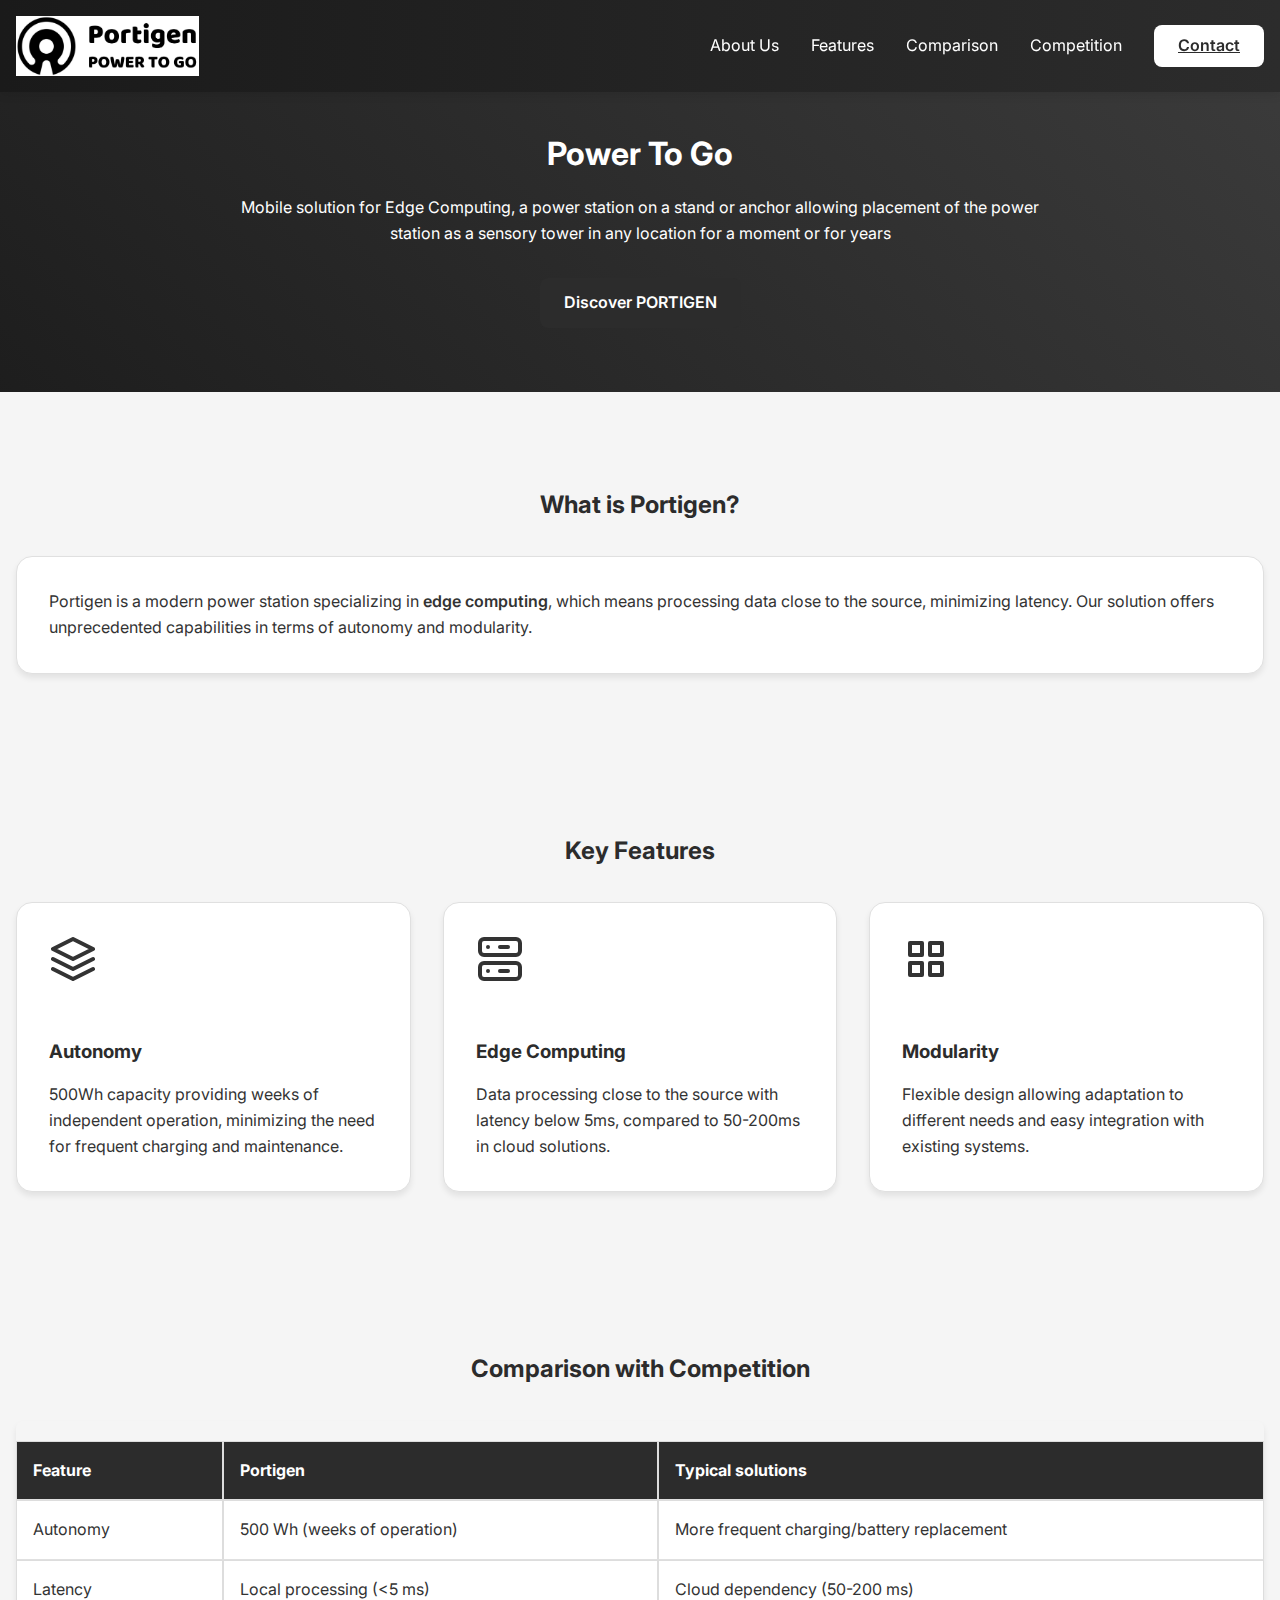
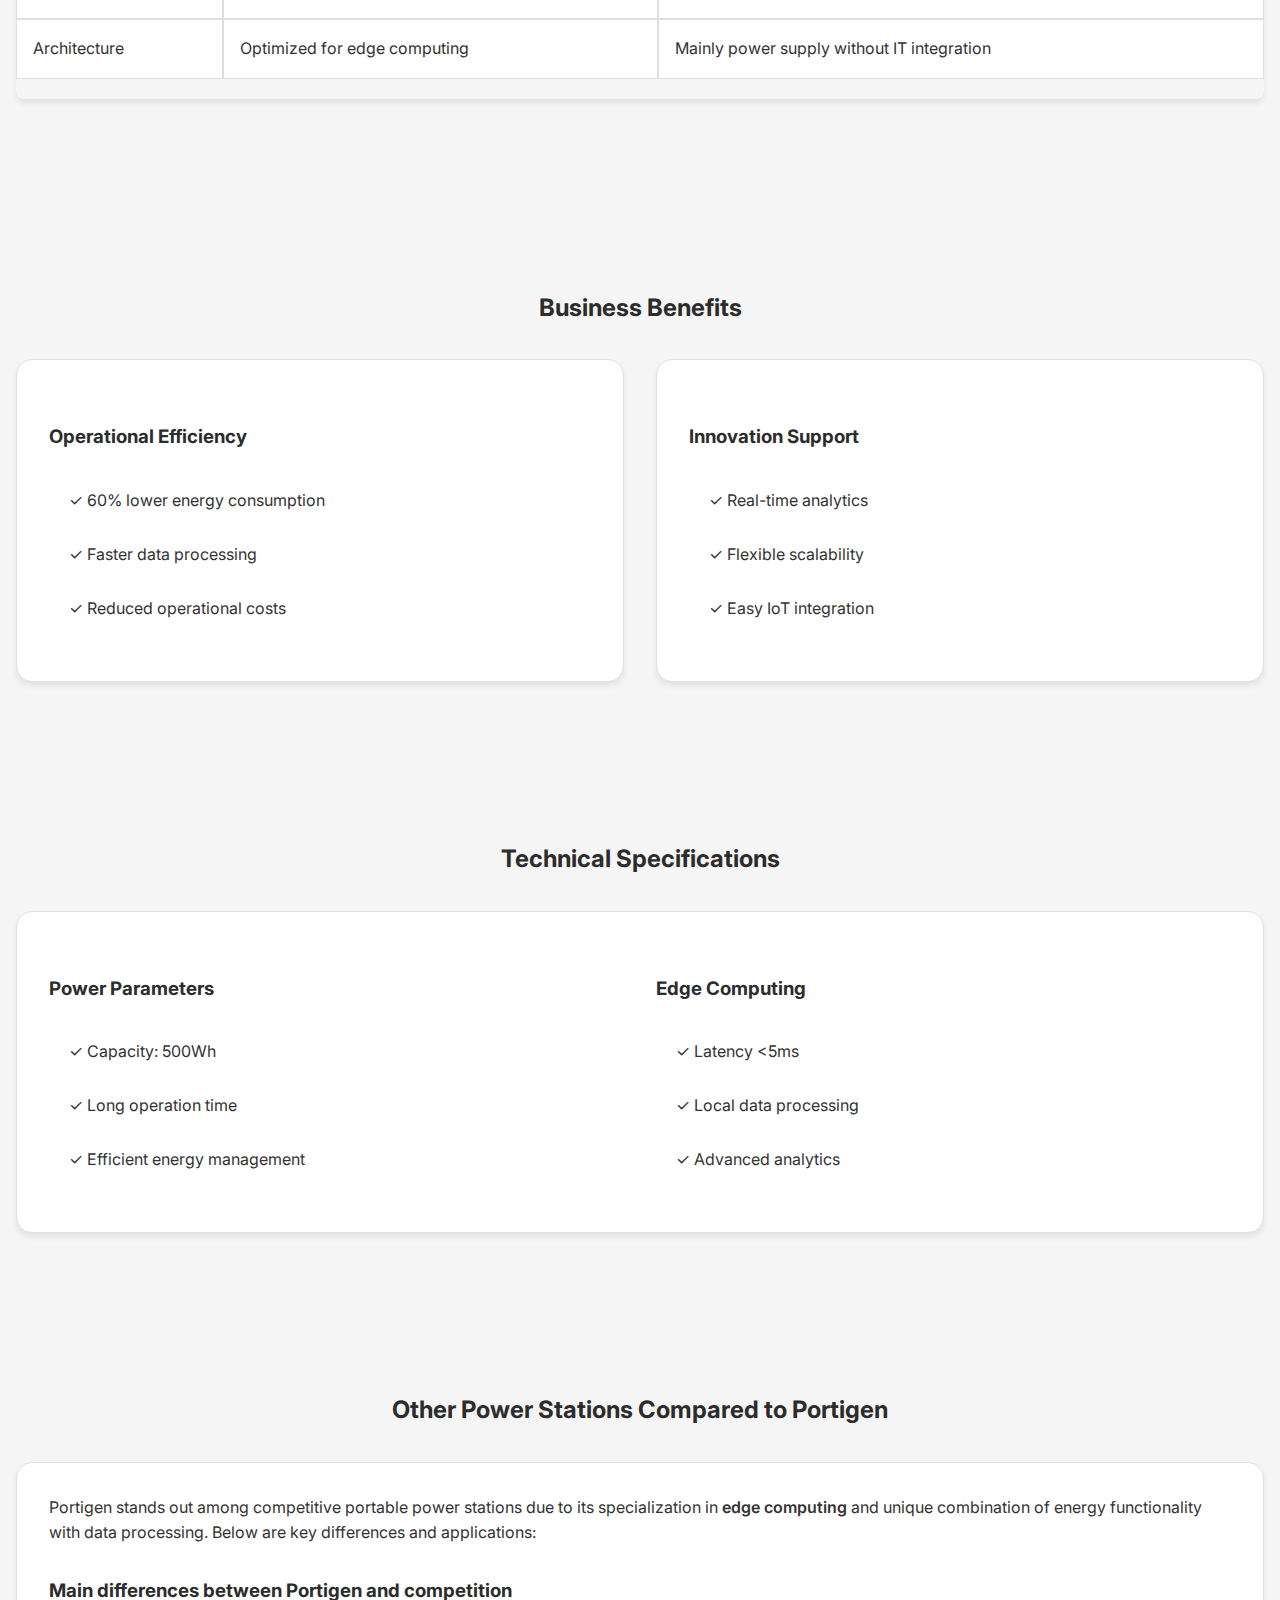
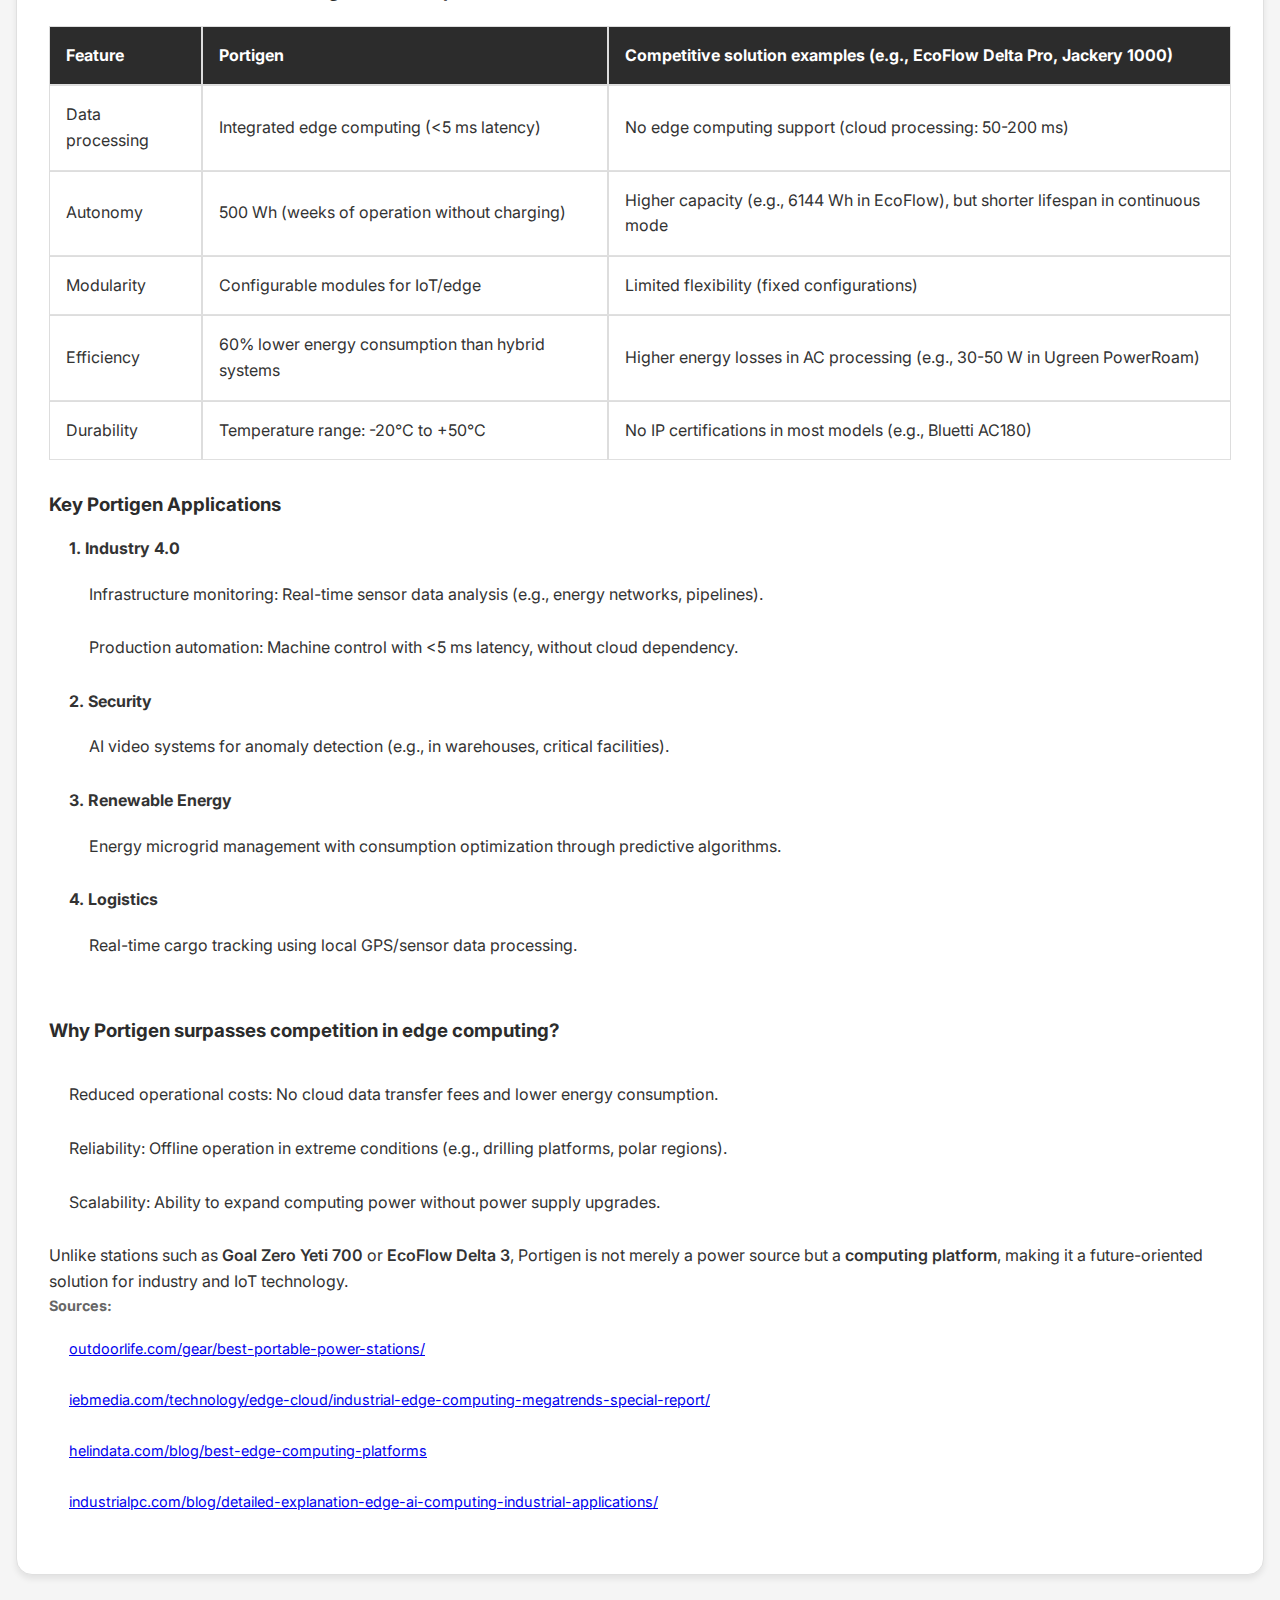
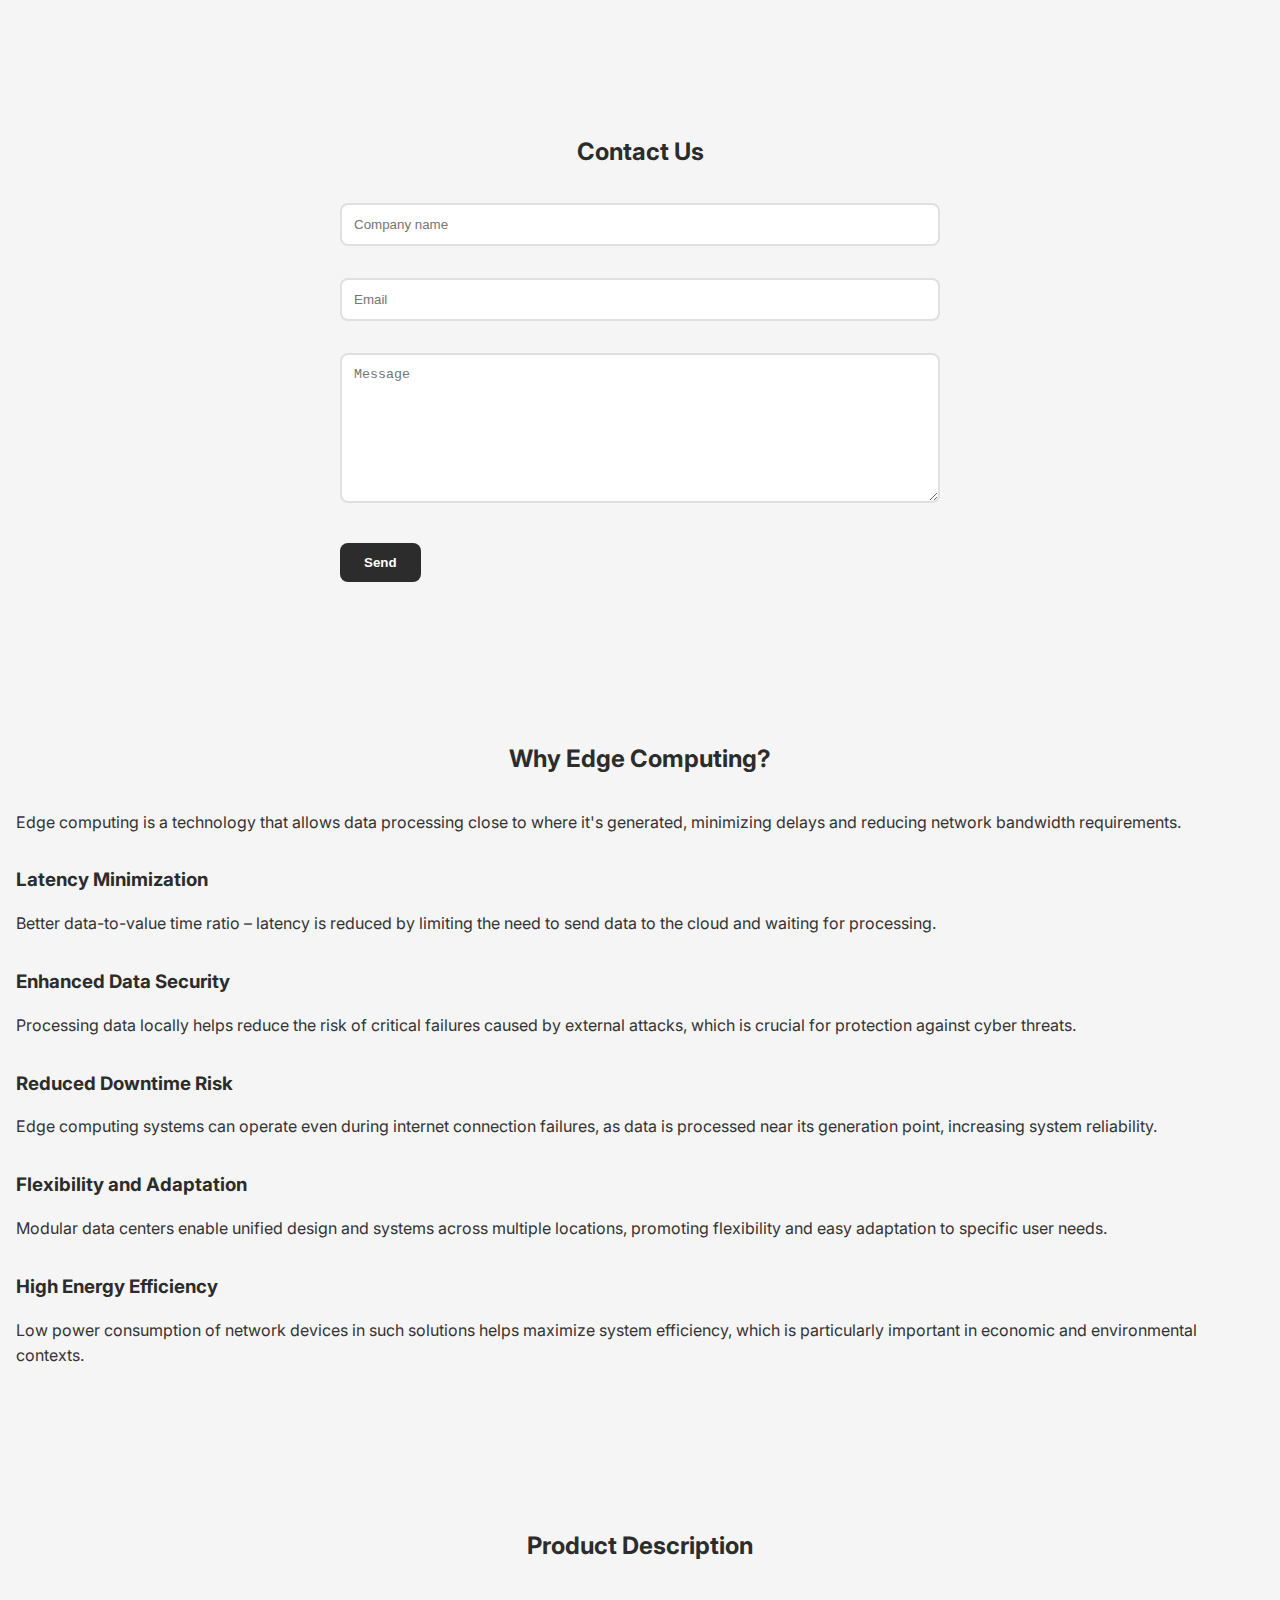
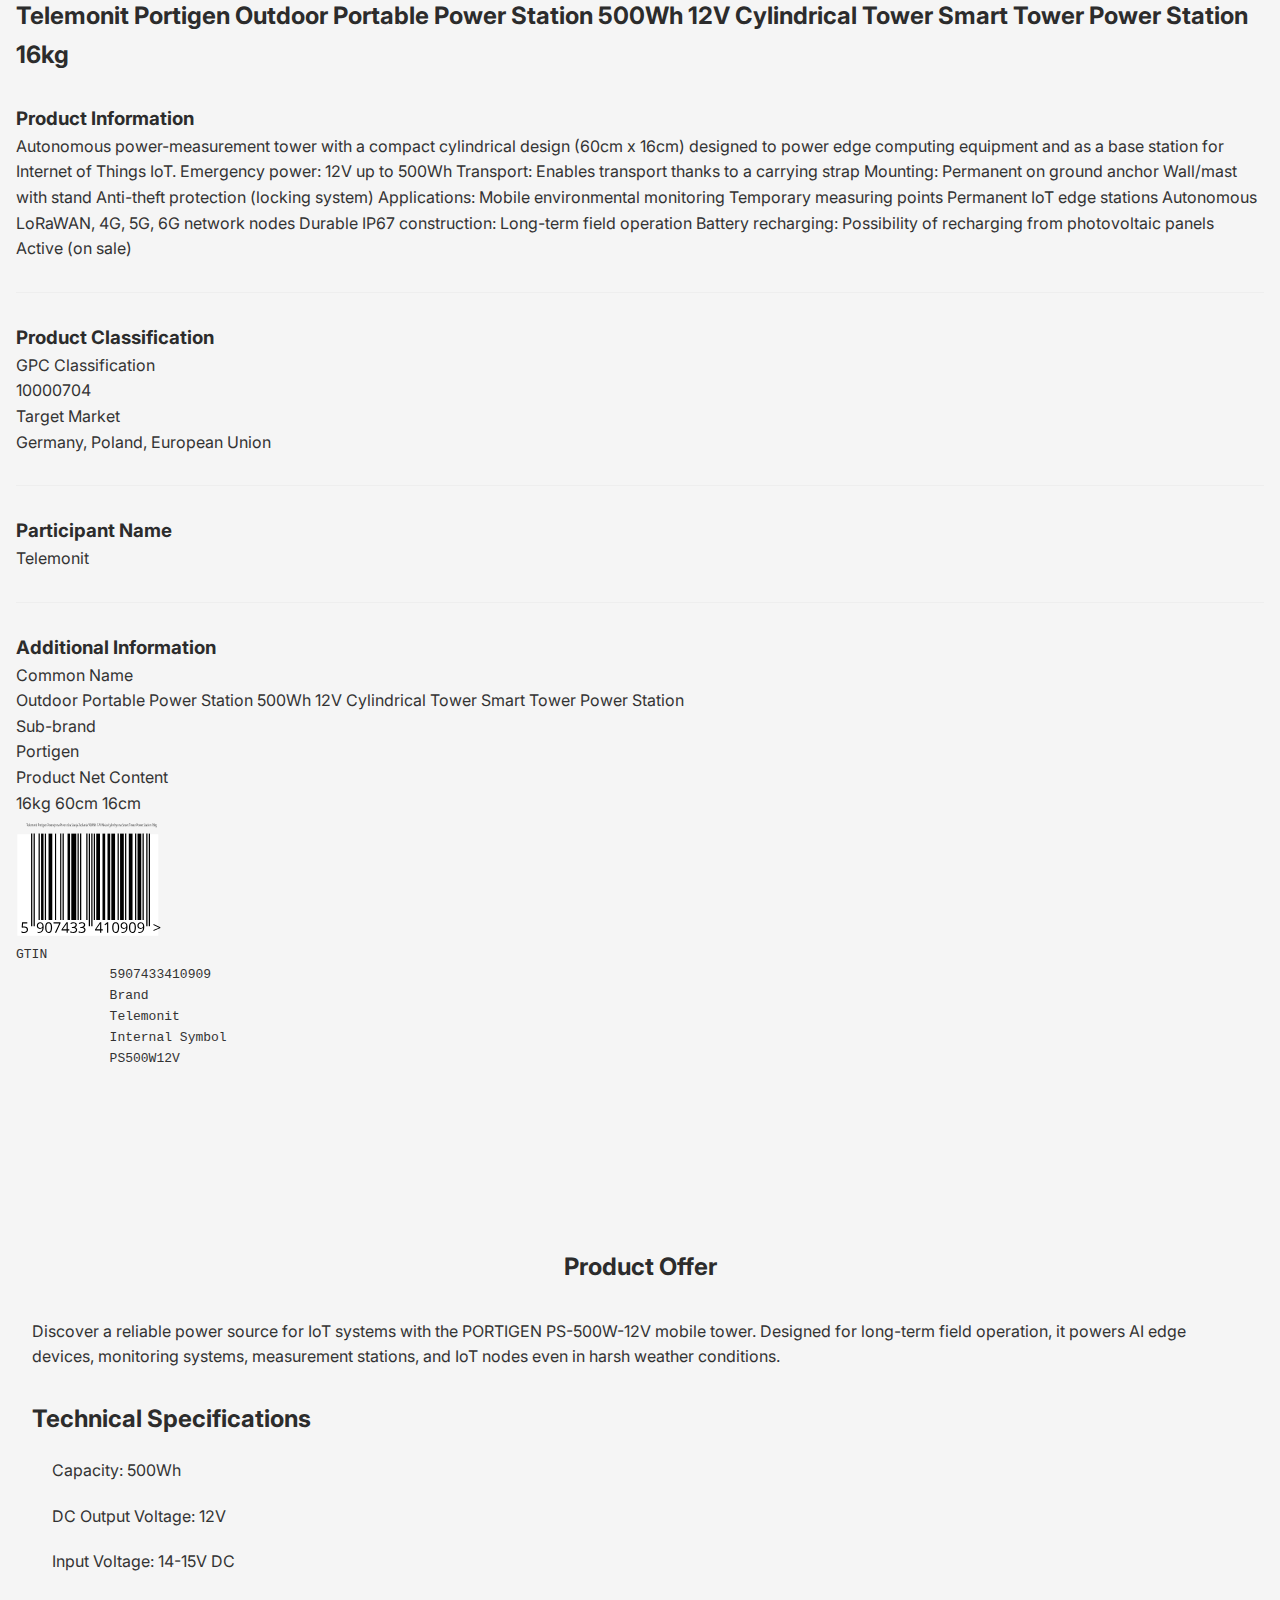
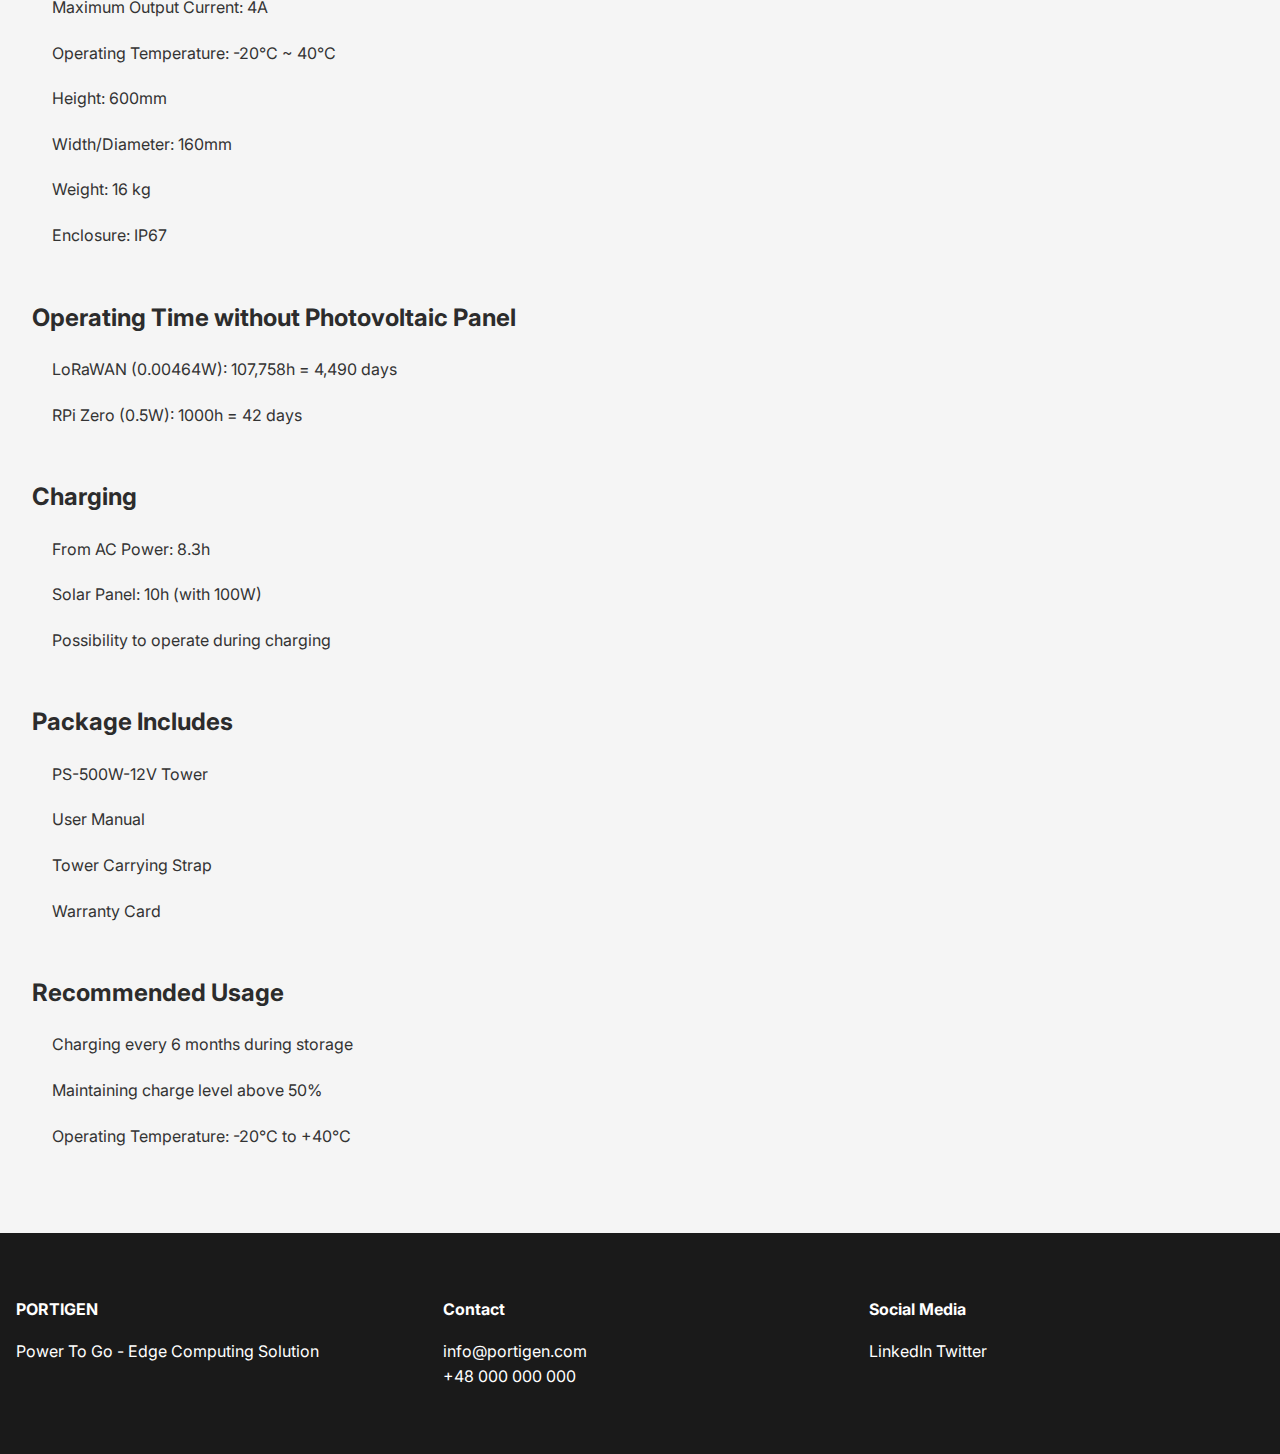
<file: index.html>
<!DOCTYPE html>
<html lang="en">
<head>
    <meta charset="UTF-8">
    <meta name="viewport" content="width=device-width, initial-scale=1.0">
    <title>PORTIGEN - Edge Computing Power Station</title>
    <link href="https://fonts.googleapis.com/css2?family=Inter:wght@400;500;600;700&display=swap" rel="stylesheet">
    <link rel="stylesheet" href="css/styles.css">
    <!-- Favicon -->
    <link rel="icon" type="image/png" href="favicon.png">
</head>
<body>
    <nav class="nav">
        <div class="container nav-container">
           <a href="#" class="nav-logo">
                <img src="portigen.png" alt="PORTIGEN Logo" height="60">
            </a>
            <div class="nav-menu">
                <a href="#about" class="nav-link">About Us</a>
                <a href="#features" class="nav-link">Features</a>
                <a href="#comparison" class="nav-link">Comparison</a>
                <a href="#competitors" class="nav-link">Competition</a>
                <a href="#contact" class="nav-cta">Contact</a>
            </div>
        </div>
    </nav>

    <section class="hero pattern">
        <div class="container">
            <div class="hero-content fade-in">
                <h1 class="mb-4">Power To Go</h1>
                <p class="mb-8 text-secondary">Mobile solution for Edge Computing, a power station on a stand or anchor allowing placement of the power station as a sensory tower in any location for a moment or for years</p>
                <a href="#about" class="btn btn-primary glow">Discover PORTIGEN</a>
            </div>
        </div>
    </section>

    <section id="about" class="py-16">
        <div class="container">
            <h2 class="text-center mb-8">What is <span class="text-accent">Portigen</span>?</h2>
            <div class="card fade-in">
                <p>Portigen is a modern power station specializing in <strong class="text-accent">edge computing</strong>, which means processing data close to the source, minimizing latency. Our solution offers unprecedented capabilities in terms of autonomy and modularity.</p>
            </div>
        </div>
    </section>

    <section id="features" class="py-16 bg-secondary">
        <div class="container">
            <h2 class="text-center mb-8">Key Features</h2>
            <div class="grid grid-cols-3">
                <div class="card fade-in">
                    <svg xmlns="http://www.w3.org/2000/svg" class="feature-icon" viewBox="0 0 24 24" fill="none" stroke="currentColor" stroke-width="2" stroke-linecap="round" stroke-linejoin="round">
                        <path d="M12 2L2 7l10 5 10-5-10-5z" />
                        <path d="M2 17l10 5 10-5" />
                        <path d="M2 12l10 5 10-5" />
                    </svg>
                    <h3 class="mb-4">Autonomy</h3>
                    <p>500Wh capacity providing weeks of independent operation, minimizing the need for frequent charging and maintenance.</p>
                </div>
                <div class="card fade-in">
                    <svg xmlns="http://www.w3.org/2000/svg" class="feature-icon" viewBox="0 0 24 24" fill="none" stroke="currentColor" stroke-width="2" stroke-linecap="round" stroke-linejoin="round">
                        <rect x="2" y="2" width="20" height="8" rx="2" ry="2" />
                        <rect x="2" y="14" width="20" height="8" rx="2" ry="2" />
                        <line x1="6" y1="6" x2="6" y2="6" />
                        <line x1="6" y1="18" x2="6" y2="18" />
                        <path d="M12 6h4" />
                        <path d="M12 18h4" />
                    </svg>
                    <h3 class="mb-4">Edge Computing</h3>
                    <p>Data processing close to the source with latency below 5ms, compared to 50-200ms in cloud solutions.</p>
                </div>
                <div class="card fade-in">
                    <svg xmlns="http://www.w3.org/2000/svg" class="feature-icon" viewBox="0 0 24 24" fill="none" stroke="currentColor" stroke-width="2" stroke-linecap="round" stroke-linejoin="round">
                        <rect x="4" y="4" width="6" height="6" />
                        <rect x="14" y="4" width="6" height="6" />
                        <rect x="4" y="14" width="6" height="6" />
                        <rect x="14" y="14" width="6" height="6" />
                    </svg>
                    <h3 class="mb-4">Modularity</h3>
                    <p>Flexible design allowing adaptation to different needs and easy integration with existing systems.</p>
                </div>
            </div>
        </div>
    </section>

    <section id="comparison" class="py-16">
        <div class="container">
            <h2 class="text-center mb-8">Comparison with Competition</h2>
            <div class="table-container fade-in">
                <table class="comparison-table">
                    <thead>
                        <tr>
                            <th>Feature</th>
                            <th>Portigen</th>
                            <th>Typical solutions</th>
                        </tr>
                    </thead>
                    <tbody>
                        <tr>
                            <td>Autonomy</td>
                            <td>500 Wh (weeks of operation)</td>
                            <td>More frequent charging/battery replacement</td>
                        </tr>
                        <tr>
                            <td>Latency</td>
                            <td>Local processing (<5 ms)</td>
                            <td>Cloud dependency (50-200 ms)</td>
                        </tr>
                        <tr>
                            <td>Architecture</td>
                            <td>Optimized for edge computing</td>
                            <td>Mainly power supply without IT integration</td>
                        </tr>
                    </tbody>
                </table>
            </div>
        </div>
    </section>

    <section id="business-benefits" class="py-16 bg-secondary">
        <div class="container">
            <h2 class="text-center mb-8">Business Benefits</h2>
            <div class="grid grid-cols-2">
                <div class="card fade-in">
                    <h3 class="mb-4">Operational Efficiency</h3>
                    <ul>
                        <li class="mb-2">✓ 60% lower energy consumption</li>
                        <li class="mb-2">✓ Faster data processing</li>
                        <li class="mb-2">✓ Reduced operational costs</li>
                    </ul>
                </div>
                <div class="card fade-in">
                    <h3 class="mb-4">Innovation Support</h3>
                    <ul>
                        <li class="mb-2">✓ Real-time analytics</li>
                        <li class="mb-2">✓ Flexible scalability</li>
                        <li class="mb-2">✓ Easy IoT integration</li>
                    </ul>
                </div>
            </div>
        </div>
    </section>

    <section id="technical-specs" class="py-16">
        <div class="container">
            <h2 class="text-center mb-8">Technical Specifications</h2>
            <div class="card fade-in">
                <div class="grid grid-cols-2">
                    <div>
                        <h3 class="mb-4">Power Parameters</h3>
                        <ul>
                            <li class="mb-2">✓ Capacity: 500Wh</li>
                            <li class="mb-2">✓ Long operation time</li>
                            <li class="mb-2">✓ Efficient energy management</li>
                        </ul>
                    </div>
                    <div>
                        <h3 class="mb-4">Edge Computing</h3>
                        <ul>
                            <li class="mb-2">✓ Latency <5ms</li>
                            <li class="mb-2">✓ Local data processing</li>
                            <li class="mb-2">✓ Advanced analytics</li>
                        </ul>
                    </div>
                </div>
            </div>
        </div>
    </section>

    <section id="competitors" class="py-16">
        <div class="container">
            <h2 class="text-center mb-8">Other Power Stations Compared to Portigen</h2>
            <div class="card fade-in">        
                <p>
                    Portigen stands out among competitive portable power stations due to its specialization in <strong>edge computing</strong> and unique combination of energy functionality with data processing. Below are key differences and applications:
                </p>
            
                <p></p>
            
                <h3 class="mb-4">Main differences between Portigen and competition</h3>
                <table class="comparison-table">
                    <thead>
                        <tr>
                            <th>Feature</th>
                            <th>Portigen</th>
                            <th>Competitive solution examples (e.g., EcoFlow Delta Pro, Jackery 1000)</th>
                        </tr>
                    </thead>
                    <tbody>
                        <tr>
                            <td>Data processing</td>
                            <td>Integrated edge computing (<5 ms latency)</td>
                            <td>No edge computing support (cloud processing: 50-200 ms)</td>
                        </tr>
                        <tr>
                            <td>Autonomy</td>
                            <td>500 Wh (weeks of operation without charging)</td>
                            <td>Higher capacity (e.g., 6144 Wh in EcoFlow), but shorter lifespan in continuous mode</td>
                        </tr>
                        <tr>
                            <td>Modularity</td>
                            <td>Configurable modules for IoT/edge</td>
                            <td>Limited flexibility (fixed configurations)</td>
                        </tr>
                        <tr>
                            <td>Efficiency</td>
                            <td>60% lower energy consumption than hybrid systems</td>
                            <td>Higher energy losses in AC processing (e.g., 30-50 W in Ugreen PowerRoam)</td>
                        </tr>
                        <tr>
                            <td>Durability</td>
                            <td>Temperature range: -20°C to +50°C</td>
                            <td>No IP certifications in most models (e.g., Bluetti AC180)</td>
                        </tr>
                    </tbody>
                </table>
            
                <p></p>
            
                <h3 class="mb-4">Key Portigen Applications</h3>
                <div class="feature-list">
                    <h4>1. Industry 4.0</h4>
                    <ul>
                        <li class="mb-2">Infrastructure monitoring: Real-time sensor data analysis (e.g., energy networks, pipelines).</li>
                        <li class="mb-2">Production automation: Machine control with <5 ms latency, without cloud dependency.</li>
                    </ul>
            
                    <h4>2. Security</h4>
                    <ul>
                        <li class="mb-2">AI video systems for anomaly detection (e.g., in warehouses, critical facilities).</li>
                    </ul>
            
                    <h4>3. Renewable Energy</h4>
                    <ul>
                        <li class="mb-2">Energy microgrid management with consumption optimization through predictive algorithms.</li>
                    </ul>
            
                    <h4>4. Logistics</h4>
                    <ul>
                        <li class="mb-2">Real-time cargo tracking using local GPS/sensor data processing.</li>
                    </ul>
                </div>
            
                <p></p>
            
                <h3 class="mb-4">Why Portigen surpasses competition in edge computing?</h3>
                <ul>
                    <li class="mb-2">Reduced operational costs: No cloud data transfer fees and lower energy consumption.</li>
                    <li class="mb-2">Reliability: Offline operation in extreme conditions (e.g., drilling platforms, polar regions).</li>
                    <li class="mb-2">Scalability: Ability to expand computing power without power supply upgrades.</li>
                </ul>
            
                <p>
                    Unlike stations such as <strong>Goal Zero Yeti 700</strong> or <strong>EcoFlow Delta 3</strong>, Portigen is not merely a power source but a <strong>computing platform</strong>, making it a future-oriented solution for industry and IoT technology.
                </p>
            
                <p></p>
            
                <div class="citations">
                    <h4>Sources:</h4>
                    <ol>
                        <li class="mb-2"><a href="https://www.outdoorlife.com/gear/best-portable-power-stations/">outdoorlife.com/gear/best-portable-power-stations/</a></li>
                        <li class="mb-2"><a href="https://iebmedia.com/technology/edge-cloud/industrial-edge-computing-megatrends-special-report/">iebmedia.com/technology/edge-cloud/industrial-edge-computing-megatrends-special-report/</a></li>
                        <li class="mb-2"><a href="https://www.helindata.com/blog/best-edge-computing-platforms">helindata.com/blog/best-edge-computing-platforms</a></li>
                        <li class="mb-2"><a href="https://industrialpc.com/blog/detailed-explanation-edge-ai-computing-industrial-applications/">industrialpc.com/blog/detailed-explanation-edge-ai-computing-industrial-applications/</a></li>
                    </ol>
                </div>
            </div>
        </div>
    </section>

    <section id="contact" class="py-16 bg-secondary">
        <div class="container">
            <h2 class="text-center mb-8">Contact Us</h2>
            <form class="contact-form fade-in">
                <div class="mb-4">
                    <input type="text" placeholder="Company name" class="form-input" required>
                </div>
                <div class="mb-4">
                    <input type="email" placeholder="Email" class="form-input" required>
                </div>
                <div class="mb-4">
                    <textarea placeholder="Message" class="form-textarea" required></textarea>
                </div>
                <button type="submit" class="btn btn-primary w-full">Send</button>
            </form>
        </div>
    </section>

    <section id="computing" class="py-16 bg-secondary">
        <div class="container">
            <h2 class="text-center mb-8">Why Edge Computing?</h2>
        
            <p>Edge computing is a technology that allows data processing close to where it's generated, minimizing delays and reducing network bandwidth requirements.</p>
        
            <h3 class="mb-4">Latency Minimization</h3>
            <p>Better data-to-value time ratio – latency is reduced by limiting the need to send data to the cloud and waiting for processing.</p>
        
            <h3 class="mb-4">Enhanced Data Security</h3>
            <p>Processing data locally helps reduce the risk of critical failures caused by external attacks, which is crucial for protection against cyber threats.</p>
        
            <h3 class="mb-4">Reduced Downtime Risk</h3>
            <p>Edge computing systems can operate even during internet connection failures, as data is processed near its generation point, increasing system reliability.</p>
        
            <h3 class="mb-4">Flexibility and Adaptation</h3>
            <p>Modular data centers enable unified design and systems across multiple locations, promoting flexibility and easy adaptation to specific user needs.</p>
        
            <h3 class="mb-4">High Energy Efficiency</h3>
            <p>Low power consumption of network devices in such solutions helps maximize system efficiency, which is particularly important in economic and environmental contexts.</p>
        </div>
    </section>

    <section id="product-description" class="py-16 bg-secondary">
        <div class="container">
            <h2 class="text-center mb-8">Product Description</h2>

            <div id="product-panel-right">
                <div id="productName">
                    <h2>Telemonit Portigen Outdoor Portable Power Station 500Wh 12V Cylindrical Tower Smart Tower Power Station 16kg</h2>
                </div>
                <h3>Product Information</h3>
                <div class="product-detail">
                    <div class="row-fluid text--wrap">
                        Autonomous power-measurement tower with a compact cylindrical design (60cm x 16cm) designed to power edge computing equipment and as a base station for Internet of Things IoT.
        
                        Emergency power: 12V up to 500Wh
                        Transport: Enables transport thanks to a carrying strap
                        Mounting:
                        Permanent on ground anchor
                        Wall/mast with stand
                        Anti-theft protection (locking system)
                        
                        Applications:
                        Mobile environmental monitoring
                        Temporary measuring points
                        Permanent IoT edge stations
                        Autonomous LoRaWAN, 4G, 5G, 6G network nodes
                        
                        Durable IP67 construction: Long-term field operation
                        Battery recharging: Possibility of recharging from photovoltaic panels
                    </div>
                </div>
                <div class="product-detail text--bold">
                    <div class="text--green">
                        <span class="glyphicon glyphicon-ok"></span>
                        Active (on sale)
                    </div>
                </div>
                <hr>
                <h3>Product Classification</h3>
                <div class="row">
                    <div class="product-detail col-md-4">
                        <label for="productGpcClassification">
                            GPC Classification
                        </label>
                        <div class="row-fluid text--blue text--bold" id="productGpcClassification">
                            10000704
                        </div>
                    </div>
                    <div class="product-detail col-md-4">
                        <label for="productTargetMarket">
                            Target Market
                        </label>
                        <div class="row-fluid text--blue text--bold text--wrap" id="productTargetMarket">
                            Germany, Poland, European Union
                        </div>
                    </div>
                </div>
                <hr>
                <h3>Participant Name</h3>
                <div class="product-detail">
                    <div class="row-fluid text--wrap">
                        Telemonit
                    </div>
                </div>
                <hr>
                <h3>Additional Information</h3>
                <div class="row">
                    <div class="product-detail col-md-12">
                        <label for="productFunctionalName">
                            Common Name
                        </label>
                        <div class="row-fluid text--blue text--bold text--wrap" id="productFunctionalName">
                            Outdoor Portable Power Station 500Wh 12V Cylindrical Tower Smart Tower Power Station
                        </div>
                    </div>
                    <div class="product-detail col-md-4">
                        <label for="productSubBrand">
                            Sub-brand
                        </label>
                        <div class="row-fluid text--blue text--bold text--wrap" id="productSubBrand">
                            Portigen
                        </div>
                    </div>
                    <div class="product-detail col-md-4">
                        <label for="productCapacity">
                            Product Net Content
                        </label>
                        <div class="row-fluid text--blue text--bold text--wrap" id="productCapacity">
                            <span class="pr-6">16kg</span>
                            <span class="pr-6">60cm</span>
                            <span>16cm</span>
                        </div>
                    </div>
                </div>
            </div>

            



            <svg xmlns="http://www.w3.org/2000/svg" xmlns:xlink="http://www.w3.org/1999/xlink" width="113.39pt" height="90.71pt" viewBox="0 0 113.39 90.71" version="1.1">
                <defs>
                <g>
                <symbol overflow="visible" id="glyph0-0">
                <path style="stroke:none;" d="M 0.28125 -2.140625 L 1.515625 -2.140625 L 1.515625 0 L 0.28125 0 Z M 0.421875 -0.125 L 1.375 -0.125 L 1.375 -2.015625 L 0.421875 -2.015625 Z M 0.421875 -0.125 "/>
                </symbol>
                <symbol overflow="visible" id="glyph0-1">
                <path style="stroke:none;" d="M 0.59375 0 L 0.453125 0 L 0.453125 -2 L 0.015625 -2 L 0.015625 -2.140625 L 1.015625 -2.140625 L 1.015625 -2 L 0.59375 -2 Z M 0.59375 0 "/>
                </symbol>
                <symbol overflow="visible" id="glyph0-2">
                <path style="stroke:none;" d="M 0.65625 0.03125 C 0.488281 0.03125 0.359375 -0.0390625 0.265625 -0.1875 C 0.179688 -0.332031 0.140625 -0.53125 0.140625 -0.78125 C 0.140625 -1.050781 0.175781 -1.257812 0.25 -1.40625 C 0.332031 -1.550781 0.453125 -1.625 0.609375 -1.625 C 0.742188 -1.625 0.847656 -1.5625 0.921875 -1.4375 C 0.992188 -1.3125 1.03125 -1.140625 1.03125 -0.921875 L 1.03125 -0.796875 L 0.28125 -0.796875 C 0.28125 -0.566406 0.3125 -0.394531 0.375 -0.28125 C 0.4375 -0.164062 0.535156 -0.109375 0.671875 -0.109375 C 0.765625 -0.109375 0.867188 -0.140625 0.984375 -0.203125 L 0.984375 -0.0625 C 0.878906 0 0.769531 0.03125 0.65625 0.03125 Z M 0.59375 -1.5 C 0.40625 -1.5 0.300781 -1.304688 0.28125 -0.921875 L 0.890625 -0.921875 C 0.890625 -1.097656 0.863281 -1.238281 0.8125 -1.34375 C 0.757812 -1.445312 0.6875 -1.5 0.59375 -1.5 Z M 0.59375 -1.5 "/>
                </symbol>
                <symbol overflow="visible" id="glyph0-3">
                <path style="stroke:none;" d="M 0.359375 0 L 0.21875 0 L 0.21875 -2.28125 L 0.359375 -2.28125 Z M 0.359375 0 "/>
                </symbol>
                <symbol overflow="visible" id="glyph0-4">
                <path style="stroke:none;" d="M 1.5625 0 L 1.5625 -1.078125 C 1.5625 -1.347656 1.484375 -1.484375 1.328125 -1.484375 C 1.222656 -1.484375 1.144531 -1.4375 1.09375 -1.34375 C 1.050781 -1.25 1.03125 -1.113281 1.03125 -0.9375 L 1.03125 0 L 0.890625 0 L 0.890625 -1.078125 C 0.890625 -1.210938 0.867188 -1.3125 0.828125 -1.375 C 0.796875 -1.445312 0.738281 -1.484375 0.65625 -1.484375 C 0.550781 -1.484375 0.472656 -1.4375 0.421875 -1.34375 C 0.378906 -1.25 0.359375 -1.09375 0.359375 -0.875 L 0.359375 0 L 0.21875 0 L 0.21875 -1.59375 L 0.328125 -1.59375 L 0.34375 -1.375 L 0.359375 -1.375 C 0.421875 -1.539062 0.523438 -1.625 0.671875 -1.625 C 0.765625 -1.625 0.835938 -1.597656 0.890625 -1.546875 C 0.941406 -1.503906 0.976562 -1.4375 1 -1.34375 C 1.03125 -1.4375 1.070312 -1.503906 1.125 -1.546875 C 1.1875 -1.597656 1.265625 -1.625 1.359375 -1.625 C 1.472656 -1.625 1.554688 -1.578125 1.609375 -1.484375 C 1.671875 -1.390625 1.703125 -1.238281 1.703125 -1.03125 L 1.703125 0 Z M 1.5625 0 "/>
                </symbol>
                <symbol overflow="visible" id="glyph0-5">
                <path style="stroke:none;" d="M 1.109375 -0.796875 C 1.109375 -0.523438 1.066406 -0.316406 0.984375 -0.171875 C 0.898438 -0.0351562 0.78125 0.03125 0.625 0.03125 C 0.46875 0.03125 0.347656 -0.0351562 0.265625 -0.171875 C 0.179688 -0.316406 0.140625 -0.523438 0.140625 -0.796875 C 0.140625 -1.347656 0.300781 -1.625 0.625 -1.625 C 0.78125 -1.625 0.898438 -1.550781 0.984375 -1.40625 C 1.066406 -1.257812 1.109375 -1.054688 1.109375 -0.796875 Z M 0.28125 -0.796875 C 0.28125 -0.566406 0.304688 -0.394531 0.359375 -0.28125 C 0.421875 -0.164062 0.507812 -0.109375 0.625 -0.109375 C 0.851562 -0.109375 0.96875 -0.335938 0.96875 -0.796875 C 0.96875 -1.253906 0.851562 -1.484375 0.625 -1.484375 C 0.5 -1.484375 0.410156 -1.425781 0.359375 -1.3125 C 0.304688 -1.195312 0.28125 -1.023438 0.28125 -0.796875 Z M 0.28125 -0.796875 "/>
                </symbol>
                <symbol overflow="visible" id="glyph0-6">
                <path style="stroke:none;" d="M 0.9375 0 L 0.9375 -1.09375 C 0.9375 -1.351562 0.859375 -1.484375 0.703125 -1.484375 C 0.578125 -1.484375 0.488281 -1.4375 0.4375 -1.34375 C 0.382812 -1.25 0.359375 -1.09375 0.359375 -0.875 L 0.359375 0 L 0.21875 0 L 0.21875 -1.59375 L 0.328125 -1.59375 L 0.34375 -1.375 L 0.359375 -1.375 C 0.390625 -1.445312 0.4375 -1.503906 0.5 -1.546875 C 0.5625 -1.597656 0.628906 -1.625 0.703125 -1.625 C 0.828125 -1.625 0.914062 -1.582031 0.96875 -1.5 C 1.03125 -1.414062 1.0625 -1.28125 1.0625 -1.09375 L 1.0625 0 Z M 0.9375 0 "/>
                </symbol>
                <symbol overflow="visible" id="glyph0-7">
                <path style="stroke:none;" d="M 0.359375 0 L 0.21875 0 L 0.21875 -1.59375 L 0.359375 -1.59375 Z M 0.1875 -2.03125 C 0.1875 -2.070312 0.195312 -2.101562 0.21875 -2.125 C 0.238281 -2.15625 0.257812 -2.171875 0.28125 -2.171875 C 0.3125 -2.171875 0.332031 -2.15625 0.34375 -2.125 C 0.363281 -2.101562 0.375 -2.070312 0.375 -2.03125 C 0.375 -1.988281 0.363281 -1.953125 0.34375 -1.921875 C 0.332031 -1.898438 0.3125 -1.890625 0.28125 -1.890625 C 0.257812 -1.890625 0.238281 -1.898438 0.21875 -1.921875 C 0.195312 -1.953125 0.1875 -1.988281 0.1875 -2.03125 Z M 0.1875 -2.03125 "/>
                </symbol>
                <symbol overflow="visible" id="glyph0-8">
                <path style="stroke:none;" d="M 0.5 -0.09375 C 0.539062 -0.09375 0.582031 -0.101562 0.625 -0.125 L 0.625 0 C 0.570312 0.0195312 0.515625 0.03125 0.453125 0.03125 C 0.285156 0.03125 0.203125 -0.09375 0.203125 -0.34375 L 0.203125 -1.46875 L 0.0625 -1.46875 L 0.0625 -1.546875 L 0.203125 -1.59375 L 0.25 -1.96875 L 0.34375 -1.96875 L 0.34375 -1.59375 L 0.59375 -1.59375 L 0.59375 -1.46875 L 0.34375 -1.46875 L 0.34375 -0.375 C 0.34375 -0.269531 0.351562 -0.195312 0.375 -0.15625 C 0.40625 -0.113281 0.445312 -0.09375 0.5 -0.09375 Z M 0.5 -0.09375 "/>
                </symbol>
                <symbol overflow="visible" id="glyph0-9">
                <path style="stroke:none;" d=""/>
                </symbol>
                <symbol overflow="visible" id="glyph0-10">
                <path style="stroke:none;" d="M 1.125 -1.53125 C 1.125 -1.3125 1.070312 -1.148438 0.96875 -1.046875 C 0.875 -0.941406 0.726562 -0.890625 0.53125 -0.890625 L 0.375 -0.890625 L 0.375 0 L 0.234375 0 L 0.234375 -2.140625 L 0.53125 -2.140625 C 0.738281 -2.140625 0.890625 -2.085938 0.984375 -1.984375 C 1.078125 -1.890625 1.125 -1.738281 1.125 -1.53125 Z M 0.375 -1.015625 L 0.515625 -1.015625 C 0.691406 -1.015625 0.8125 -1.050781 0.875 -1.125 C 0.945312 -1.207031 0.984375 -1.34375 0.984375 -1.53125 C 0.984375 -1.695312 0.945312 -1.816406 0.875 -1.890625 C 0.800781 -1.972656 0.6875 -2.015625 0.53125 -2.015625 L 0.375 -2.015625 Z M 0.375 -1.015625 "/>
                </symbol>
                <symbol overflow="visible" id="glyph0-11">
                <path style="stroke:none;" d="M 0.65625 -1.625 C 0.707031 -1.625 0.753906 -1.613281 0.796875 -1.59375 L 0.765625 -1.453125 C 0.722656 -1.472656 0.6875 -1.484375 0.65625 -1.484375 C 0.59375 -1.484375 0.539062 -1.453125 0.5 -1.390625 C 0.457031 -1.335938 0.421875 -1.257812 0.390625 -1.15625 C 0.367188 -1.0625 0.359375 -0.957031 0.359375 -0.84375 L 0.359375 0 L 0.21875 0 L 0.21875 -1.59375 L 0.328125 -1.59375 L 0.34375 -1.3125 L 0.359375 -1.3125 C 0.429688 -1.519531 0.53125 -1.625 0.65625 -1.625 Z M 0.65625 -1.625 "/>
                </symbol>
                <symbol overflow="visible" id="glyph0-12">
                <path style="stroke:none;" d="M 1.046875 -1.59375 L 1.046875 -1.484375 L 0.828125 -1.46875 C 0.859375 -1.425781 0.878906 -1.367188 0.890625 -1.296875 C 0.910156 -1.234375 0.921875 -1.160156 0.921875 -1.078125 C 0.921875 -0.929688 0.882812 -0.804688 0.8125 -0.703125 C 0.75 -0.609375 0.660156 -0.5625 0.546875 -0.5625 L 0.484375 -0.5625 C 0.429688 -0.53125 0.390625 -0.5 0.359375 -0.46875 C 0.335938 -0.4375 0.328125 -0.398438 0.328125 -0.359375 C 0.328125 -0.304688 0.34375 -0.269531 0.375 -0.25 C 0.414062 -0.226562 0.46875 -0.21875 0.53125 -0.21875 L 0.625 -0.21875 C 0.769531 -0.21875 0.878906 -0.179688 0.953125 -0.109375 C 1.035156 -0.0351562 1.078125 0.0703125 1.078125 0.21875 C 1.078125 0.375 1.019531 0.492188 0.90625 0.578125 C 0.800781 0.671875 0.664062 0.71875 0.5 0.71875 C 0.351562 0.71875 0.238281 0.679688 0.15625 0.609375 C 0.0820312 0.535156 0.046875 0.429688 0.046875 0.296875 C 0.046875 0.191406 0.0703125 0.101562 0.125 0.03125 C 0.175781 -0.03125 0.253906 -0.0820312 0.359375 -0.125 C 0.316406 -0.144531 0.28125 -0.171875 0.25 -0.203125 C 0.21875 -0.242188 0.203125 -0.296875 0.203125 -0.359375 C 0.203125 -0.398438 0.21875 -0.4375 0.25 -0.46875 C 0.28125 -0.507812 0.328125 -0.550781 0.390625 -0.59375 C 0.304688 -0.632812 0.242188 -0.695312 0.203125 -0.78125 C 0.160156 -0.863281 0.140625 -0.960938 0.140625 -1.078125 C 0.140625 -1.242188 0.175781 -1.375 0.25 -1.46875 C 0.320312 -1.570312 0.421875 -1.625 0.546875 -1.625 C 0.609375 -1.625 0.660156 -1.613281 0.703125 -1.59375 Z M 0.1875 0.28125 C 0.1875 0.382812 0.210938 0.460938 0.265625 0.515625 C 0.316406 0.578125 0.394531 0.609375 0.5 0.609375 C 0.632812 0.609375 0.738281 0.570312 0.8125 0.5 C 0.894531 0.4375 0.9375 0.34375 0.9375 0.21875 C 0.9375 0.125 0.910156 0.0507812 0.859375 0 C 0.804688 -0.0507812 0.726562 -0.078125 0.625 -0.078125 L 0.515625 -0.078125 C 0.421875 -0.078125 0.34375 -0.046875 0.28125 0.015625 C 0.21875 0.0859375 0.1875 0.175781 0.1875 0.28125 Z M 0.28125 -1.078125 C 0.28125 -0.941406 0.300781 -0.835938 0.34375 -0.765625 C 0.394531 -0.703125 0.457031 -0.671875 0.53125 -0.671875 C 0.707031 -0.671875 0.796875 -0.804688 0.796875 -1.078125 C 0.796875 -1.210938 0.769531 -1.316406 0.71875 -1.390625 C 0.675781 -1.460938 0.613281 -1.5 0.53125 -1.5 C 0.445312 -1.5 0.382812 -1.460938 0.34375 -1.390625 C 0.300781 -1.316406 0.28125 -1.210938 0.28125 -1.078125 Z M 0.28125 -1.078125 "/>
                </symbol>
                <symbol overflow="visible" id="glyph0-13">
                <path style="stroke:none;" d="M 0.875 0 L 0.078125 0 L 0.078125 -0.125 L 0.703125 -2 L 0.09375 -2 L 0.09375 -2.140625 L 0.859375 -2.140625 L 0.859375 -2.015625 L 0.234375 -0.140625 L 0.875 -0.140625 Z M 0.875 0 "/>
                </symbol>
                <symbol overflow="visible" id="glyph0-14">
                <path style="stroke:none;" d="M 1.09375 0 L 0.875 -1.078125 C 0.875 -1.085938 0.875 -1.09375 0.875 -1.09375 C 0.875 -1.101562 0.859375 -1.203125 0.828125 -1.390625 L 0.796875 -1.265625 L 0.765625 -1.078125 L 0.546875 0 L 0.375 0 L 0.03125 -1.59375 L 0.171875 -1.59375 L 0.453125 -0.1875 L 0.46875 -0.1875 C 0.488281 -0.320312 0.515625 -0.484375 0.546875 -0.671875 L 0.75 -1.59375 L 0.890625 -1.59375 L 1.09375 -0.65625 C 1.113281 -0.59375 1.140625 -0.4375 1.171875 -0.1875 L 1.1875 -0.1875 C 1.1875 -0.21875 1.195312 -0.296875 1.21875 -0.421875 C 1.25 -0.554688 1.335938 -0.945312 1.484375 -1.59375 L 1.625 -1.59375 L 1.265625 0 Z M 1.09375 0 "/>
                </symbol>
                <symbol overflow="visible" id="glyph0-15">
                <path style="stroke:none;" d="M 0.65625 0.03125 C 0.488281 0.03125 0.359375 -0.0390625 0.265625 -0.1875 C 0.179688 -0.332031 0.140625 -0.53125 0.140625 -0.78125 C 0.140625 -1.050781 0.175781 -1.257812 0.25 -1.40625 C 0.332031 -1.550781 0.453125 -1.625 0.609375 -1.625 C 0.742188 -1.625 0.847656 -1.5625 0.921875 -1.4375 C 0.992188 -1.3125 1.03125 -1.140625 1.03125 -0.921875 L 1.03125 -0.796875 L 0.28125 -0.796875 C 0.28125 -0.566406 0.3125 -0.394531 0.375 -0.28125 C 0.4375 -0.164062 0.535156 -0.109375 0.671875 -0.109375 C 0.765625 -0.109375 0.867188 -0.140625 0.984375 -0.203125 L 0.984375 -0.0625 C 0.878906 0 0.769531 0.03125 0.65625 0.03125 Z M 0.59375 -1.5 C 0.40625 -1.5 0.300781 -1.304688 0.28125 -0.921875 L 0.890625 -0.921875 C 0.890625 -1.097656 0.863281 -1.238281 0.8125 -1.34375 C 0.757812 -1.445312 0.6875 -1.5 0.59375 -1.5 Z M 1.234375 0.375 C 1.234375 0.488281 1.28125 0.546875 1.375 0.546875 C 1.40625 0.546875 1.429688 0.539062 1.453125 0.53125 L 1.453125 0.640625 C 1.421875 0.648438 1.382812 0.65625 1.34375 0.65625 C 1.175781 0.65625 1.09375 0.566406 1.09375 0.390625 C 1.09375 0.316406 1.113281 0.242188 1.15625 0.171875 C 1.195312 0.0976562 1.25 0.0390625 1.3125 0 L 1.421875 0 C 1.347656 0.0703125 1.296875 0.132812 1.265625 0.1875 C 1.242188 0.25 1.234375 0.3125 1.234375 0.375 Z M 1.234375 0.375 "/>
                </symbol>
                <symbol overflow="visible" id="glyph0-16">
                <path style="stroke:none;" d="M 0.71875 0 L 0.09375 0 L 0.09375 -0.109375 L 0.5625 -1.46875 L 0.125 -1.46875 L 0.125 -1.59375 L 0.703125 -1.59375 L 0.703125 -1.484375 L 0.234375 -0.125 L 0.71875 -0.125 Z M 0.71875 0 "/>
                </symbol>
                <symbol overflow="visible" id="glyph0-17">
                <path style="stroke:none;" d="M 0.828125 0 L 0.8125 -0.21875 L 0.796875 -0.21875 C 0.722656 -0.0507812 0.609375 0.03125 0.453125 0.03125 C 0.347656 0.03125 0.265625 -0.0078125 0.203125 -0.09375 C 0.140625 -0.175781 0.109375 -0.285156 0.109375 -0.421875 C 0.109375 -0.578125 0.15625 -0.695312 0.25 -0.78125 C 0.34375 -0.875 0.472656 -0.925781 0.640625 -0.9375 L 0.796875 -0.9375 L 0.796875 -1.078125 C 0.796875 -1.222656 0.773438 -1.328125 0.734375 -1.390625 C 0.703125 -1.460938 0.644531 -1.5 0.5625 -1.5 C 0.46875 -1.5 0.375 -1.46875 0.28125 -1.40625 L 0.21875 -1.515625 C 0.332031 -1.585938 0.453125 -1.625 0.578125 -1.625 C 0.703125 -1.625 0.789062 -1.582031 0.84375 -1.5 C 0.90625 -1.414062 0.9375 -1.273438 0.9375 -1.078125 L 0.9375 0 Z M 0.484375 -0.09375 C 0.585938 -0.09375 0.664062 -0.140625 0.71875 -0.234375 C 0.769531 -0.335938 0.796875 -0.476562 0.796875 -0.65625 L 0.796875 -0.8125 L 0.640625 -0.8125 C 0.515625 -0.800781 0.421875 -0.765625 0.359375 -0.703125 C 0.296875 -0.640625 0.265625 -0.546875 0.265625 -0.421875 C 0.265625 -0.304688 0.285156 -0.222656 0.328125 -0.171875 C 0.367188 -0.117188 0.421875 -0.09375 0.484375 -0.09375 Z M 0.484375 -0.09375 "/>
                </symbol>
                <symbol overflow="visible" id="glyph0-18">
                <path style="stroke:none;" d="M 0.84375 -0.40625 C 0.84375 -0.269531 0.804688 -0.160156 0.734375 -0.078125 C 0.660156 -0.00390625 0.554688 0.03125 0.421875 0.03125 C 0.347656 0.03125 0.285156 0.0195312 0.234375 0 C 0.179688 -0.0195312 0.140625 -0.0390625 0.109375 -0.0625 L 0.109375 -0.21875 C 0.140625 -0.1875 0.1875 -0.160156 0.25 -0.140625 C 0.3125 -0.117188 0.375 -0.109375 0.4375 -0.109375 C 0.519531 -0.109375 0.582031 -0.132812 0.625 -0.1875 C 0.675781 -0.238281 0.703125 -0.3125 0.703125 -0.40625 C 0.703125 -0.46875 0.679688 -0.523438 0.640625 -0.578125 C 0.609375 -0.628906 0.546875 -0.679688 0.453125 -0.734375 C 0.347656 -0.804688 0.273438 -0.863281 0.234375 -0.90625 C 0.191406 -0.945312 0.160156 -0.992188 0.140625 -1.046875 C 0.117188 -1.097656 0.109375 -1.15625 0.109375 -1.21875 C 0.109375 -1.332031 0.144531 -1.425781 0.21875 -1.5 C 0.300781 -1.582031 0.398438 -1.625 0.515625 -1.625 C 0.640625 -1.625 0.75 -1.59375 0.84375 -1.53125 L 0.765625 -1.40625 C 0.679688 -1.457031 0.597656 -1.484375 0.515625 -1.484375 C 0.429688 -1.484375 0.363281 -1.457031 0.3125 -1.40625 C 0.269531 -1.363281 0.25 -1.300781 0.25 -1.21875 C 0.25 -1.15625 0.265625 -1.097656 0.296875 -1.046875 C 0.328125 -1.003906 0.394531 -0.945312 0.5 -0.875 C 0.601562 -0.800781 0.675781 -0.742188 0.71875 -0.703125 C 0.757812 -0.660156 0.789062 -0.613281 0.8125 -0.5625 C 0.832031 -0.519531 0.84375 -0.46875 0.84375 -0.40625 Z M 0.640625 -1.8125 L 0.640625 -1.84375 C 0.765625 -2.007812 0.859375 -2.160156 0.921875 -2.296875 L 1.09375 -2.296875 L 1.09375 -2.28125 C 1.0625 -2.207031 1.003906 -2.125 0.921875 -2.03125 C 0.847656 -1.945312 0.773438 -1.875 0.703125 -1.8125 Z M 0.640625 -1.8125 "/>
                </symbol>
                <symbol overflow="visible" id="glyph0-19">
                <path style="stroke:none;" d="M 1.0625 -0.5625 C 1.0625 -0.382812 1.007812 -0.238281 0.90625 -0.125 C 0.8125 -0.0195312 0.6875 0.03125 0.53125 0.03125 C 0.363281 0.03125 0.226562 0.00390625 0.125 -0.046875 L 0.125 -0.203125 C 0.175781 -0.171875 0.238281 -0.144531 0.3125 -0.125 C 0.382812 -0.113281 0.457031 -0.109375 0.53125 -0.109375 C 0.644531 -0.109375 0.734375 -0.148438 0.796875 -0.234375 C 0.867188 -0.316406 0.90625 -0.421875 0.90625 -0.546875 C 0.90625 -0.671875 0.878906 -0.765625 0.828125 -0.828125 C 0.785156 -0.898438 0.691406 -0.96875 0.546875 -1.03125 C 0.441406 -1.09375 0.359375 -1.148438 0.296875 -1.203125 C 0.242188 -1.253906 0.203125 -1.3125 0.171875 -1.375 C 0.148438 -1.445312 0.140625 -1.53125 0.140625 -1.625 C 0.140625 -1.738281 0.160156 -1.832031 0.203125 -1.90625 C 0.242188 -1.988281 0.300781 -2.050781 0.375 -2.09375 C 0.457031 -2.144531 0.546875 -2.171875 0.640625 -2.171875 C 0.722656 -2.171875 0.796875 -2.160156 0.859375 -2.140625 C 0.929688 -2.117188 0.988281 -2.097656 1.03125 -2.078125 L 0.96875 -1.953125 C 0.863281 -2.003906 0.753906 -2.03125 0.640625 -2.03125 C 0.535156 -2.03125 0.445312 -1.992188 0.375 -1.921875 C 0.3125 -1.847656 0.28125 -1.753906 0.28125 -1.640625 C 0.28125 -1.515625 0.300781 -1.421875 0.34375 -1.359375 C 0.394531 -1.296875 0.492188 -1.226562 0.640625 -1.15625 C 0.785156 -1.082031 0.890625 -1 0.953125 -0.90625 C 1.023438 -0.8125 1.0625 -0.695312 1.0625 -0.5625 Z M 1.0625 -0.5625 "/>
                </symbol>
                <symbol overflow="visible" id="glyph0-20">
                <path style="stroke:none;" d="M 0.625 0.03125 C 0.457031 0.03125 0.332031 -0.0351562 0.25 -0.171875 C 0.175781 -0.316406 0.140625 -0.519531 0.140625 -0.78125 C 0.140625 -1.050781 0.179688 -1.257812 0.265625 -1.40625 C 0.347656 -1.550781 0.46875 -1.625 0.625 -1.625 C 0.71875 -1.625 0.800781 -1.601562 0.875 -1.5625 L 0.8125 -1.4375 C 0.75 -1.46875 0.691406 -1.484375 0.640625 -1.484375 C 0.398438 -1.484375 0.28125 -1.253906 0.28125 -0.796875 C 0.28125 -0.328125 0.398438 -0.09375 0.640625 -0.09375 C 0.703125 -0.09375 0.773438 -0.109375 0.859375 -0.140625 L 0.859375 -0.03125 C 0.828125 -0.0078125 0.785156 0.00390625 0.734375 0.015625 C 0.691406 0.0234375 0.65625 0.03125 0.625 0.03125 Z M 0.625 0.03125 "/>
                </symbol>
                <symbol overflow="visible" id="glyph0-21">
                <path style="stroke:none;" d="M 0.09375 0.71875 C 0.0507812 0.71875 0.0195312 0.710938 0 0.703125 L 0 0.5625 C 0.03125 0.582031 0.0625 0.59375 0.09375 0.59375 C 0.132812 0.59375 0.164062 0.566406 0.1875 0.515625 C 0.207031 0.472656 0.21875 0.40625 0.21875 0.3125 L 0.21875 -1.59375 L 0.359375 -1.59375 L 0.359375 0.296875 C 0.359375 0.441406 0.332031 0.546875 0.28125 0.609375 C 0.238281 0.679688 0.175781 0.71875 0.09375 0.71875 Z M 0.1875 -2.03125 C 0.1875 -2.070312 0.195312 -2.101562 0.21875 -2.125 C 0.238281 -2.15625 0.257812 -2.171875 0.28125 -2.171875 C 0.3125 -2.171875 0.332031 -2.15625 0.34375 -2.125 C 0.363281 -2.101562 0.375 -2.070312 0.375 -2.03125 C 0.375 -1.988281 0.363281 -1.953125 0.34375 -1.921875 C 0.332031 -1.898438 0.3125 -1.890625 0.28125 -1.890625 C 0.257812 -1.890625 0.238281 -1.898438 0.21875 -1.921875 C 0.195312 -1.953125 0.1875 -1.988281 0.1875 -2.03125 Z M 0.1875 -2.03125 "/>
                </symbol>
                <symbol overflow="visible" id="glyph0-22">
                <path style="stroke:none;" d="M 0.84375 -0.40625 C 0.84375 -0.269531 0.804688 -0.160156 0.734375 -0.078125 C 0.660156 -0.00390625 0.554688 0.03125 0.421875 0.03125 C 0.347656 0.03125 0.285156 0.0195312 0.234375 0 C 0.179688 -0.0195312 0.140625 -0.0390625 0.109375 -0.0625 L 0.109375 -0.21875 C 0.140625 -0.1875 0.1875 -0.160156 0.25 -0.140625 C 0.3125 -0.117188 0.375 -0.109375 0.4375 -0.109375 C 0.519531 -0.109375 0.582031 -0.132812 0.625 -0.1875 C 0.675781 -0.238281 0.703125 -0.3125 0.703125 -0.40625 C 0.703125 -0.46875 0.679688 -0.523438 0.640625 -0.578125 C 0.609375 -0.628906 0.546875 -0.679688 0.453125 -0.734375 C 0.347656 -0.804688 0.273438 -0.863281 0.234375 -0.90625 C 0.191406 -0.945312 0.160156 -0.992188 0.140625 -1.046875 C 0.117188 -1.097656 0.109375 -1.15625 0.109375 -1.21875 C 0.109375 -1.332031 0.144531 -1.425781 0.21875 -1.5 C 0.300781 -1.582031 0.398438 -1.625 0.515625 -1.625 C 0.640625 -1.625 0.75 -1.59375 0.84375 -1.53125 L 0.765625 -1.40625 C 0.679688 -1.457031 0.597656 -1.484375 0.515625 -1.484375 C 0.429688 -1.484375 0.363281 -1.457031 0.3125 -1.40625 C 0.269531 -1.363281 0.25 -1.300781 0.25 -1.21875 C 0.25 -1.15625 0.265625 -1.097656 0.296875 -1.046875 C 0.328125 -1.003906 0.394531 -0.945312 0.5 -0.875 C 0.601562 -0.800781 0.675781 -0.742188 0.71875 -0.703125 C 0.757812 -0.660156 0.789062 -0.613281 0.8125 -0.5625 C 0.832031 -0.519531 0.84375 -0.46875 0.84375 -0.40625 Z M 0.84375 -0.40625 "/>
                </symbol>
                <symbol overflow="visible" id="glyph0-23">
                <path style="stroke:none;" d="M 0.53125 -1.15625 C 0.4375 -1.15625 0.335938 -1.140625 0.234375 -1.109375 L 0.15625 -1.203125 L 0.21875 -2.140625 L 0.953125 -2.140625 L 0.953125 -2 L 0.34375 -2 L 0.28125 -1.25 C 0.375 -1.269531 0.460938 -1.28125 0.546875 -1.28125 C 0.703125 -1.28125 0.828125 -1.226562 0.921875 -1.125 C 1.015625 -1.019531 1.0625 -0.875 1.0625 -0.6875 C 1.0625 -0.46875 1.007812 -0.289062 0.90625 -0.15625 C 0.800781 -0.03125 0.664062 0.03125 0.5 0.03125 C 0.34375 0.03125 0.222656 0.00390625 0.140625 -0.046875 L 0.140625 -0.21875 C 0.253906 -0.132812 0.375 -0.09375 0.5 -0.09375 C 0.625 -0.09375 0.722656 -0.144531 0.796875 -0.25 C 0.878906 -0.363281 0.921875 -0.503906 0.921875 -0.671875 C 0.921875 -0.835938 0.882812 -0.957031 0.8125 -1.03125 C 0.75 -1.113281 0.65625 -1.15625 0.53125 -1.15625 Z M 0.53125 -1.15625 "/>
                </symbol>
                <symbol overflow="visible" id="glyph0-24">
                <path style="stroke:none;" d="M 1.0625 -1.078125 C 1.0625 -0.710938 1.019531 -0.4375 0.9375 -0.25 C 0.863281 -0.0625 0.75 0.03125 0.59375 0.03125 C 0.425781 0.03125 0.304688 -0.0507812 0.234375 -0.21875 C 0.160156 -0.394531 0.125 -0.679688 0.125 -1.078125 C 0.125 -1.804688 0.28125 -2.171875 0.59375 -2.171875 C 0.757812 -2.171875 0.878906 -2.078125 0.953125 -1.890625 C 1.023438 -1.710938 1.0625 -1.441406 1.0625 -1.078125 Z M 0.28125 -1.078125 C 0.28125 -0.753906 0.304688 -0.507812 0.359375 -0.34375 C 0.410156 -0.1875 0.488281 -0.109375 0.59375 -0.109375 C 0.8125 -0.109375 0.921875 -0.429688 0.921875 -1.078125 C 0.921875 -1.710938 0.8125 -2.03125 0.59375 -2.03125 C 0.488281 -2.03125 0.410156 -1.953125 0.359375 -1.796875 C 0.304688 -1.640625 0.28125 -1.398438 0.28125 -1.078125 Z M 0.28125 -1.078125 "/>
                </symbol>
                <symbol overflow="visible" id="glyph0-25">
                <path style="stroke:none;" d="M 1.875 -2.140625 L 2.03125 -2.140625 L 1.578125 0 L 1.390625 0 L 1.078125 -1.609375 C 1.066406 -1.628906 1.046875 -1.742188 1.015625 -1.953125 L 1 -1.8125 L 0.96875 -1.609375 L 0.640625 0 L 0.46875 0 L 0.015625 -2.140625 L 0.171875 -2.140625 L 0.46875 -0.671875 C 0.507812 -0.429688 0.539062 -0.257812 0.5625 -0.15625 C 0.582031 -0.3125 0.609375 -0.476562 0.640625 -0.65625 L 0.9375 -2.140625 L 1.109375 -2.140625 L 1.40625 -0.671875 C 1.4375 -0.503906 1.457031 -0.367188 1.46875 -0.265625 L 1.484375 -0.15625 C 1.515625 -0.363281 1.539062 -0.535156 1.5625 -0.671875 Z M 1.875 -2.140625 "/>
                </symbol>
                <symbol overflow="visible" id="glyph0-26">
                <path style="stroke:none;" d="M 0.9375 0 L 0.9375 -1.09375 C 0.9375 -1.238281 0.914062 -1.335938 0.875 -1.390625 C 0.832031 -1.453125 0.769531 -1.484375 0.6875 -1.484375 C 0.570312 -1.484375 0.488281 -1.429688 0.4375 -1.328125 C 0.382812 -1.234375 0.359375 -1.082031 0.359375 -0.875 L 0.359375 0 L 0.21875 0 L 0.21875 -2.28125 L 0.359375 -2.28125 L 0.359375 -1.546875 C 0.359375 -1.472656 0.351562 -1.414062 0.34375 -1.375 L 0.359375 -1.375 C 0.390625 -1.445312 0.4375 -1.503906 0.5 -1.546875 C 0.5625 -1.597656 0.628906 -1.625 0.703125 -1.625 C 0.828125 -1.625 0.914062 -1.578125 0.96875 -1.484375 C 1.03125 -1.398438 1.0625 -1.269531 1.0625 -1.09375 L 1.0625 0 Z M 0.9375 0 "/>
                </symbol>
                <symbol overflow="visible" id="glyph0-27">
                <path style="stroke:none;" d="M 0.75 0 L 0.609375 0 L 0.609375 -1.578125 C 0.609375 -1.703125 0.613281 -1.835938 0.625 -1.984375 C 0.601562 -1.960938 0.554688 -1.910156 0.484375 -1.828125 L 0.296875 -1.671875 L 0.21875 -1.765625 L 0.640625 -2.140625 L 0.75 -2.140625 Z M 0.75 0 "/>
                </symbol>
                <symbol overflow="visible" id="glyph0-28">
                <path style="stroke:none;" d="M 1.0625 0 L 0.109375 0 L 0.109375 -0.109375 L 0.546875 -0.765625 C 0.671875 -0.972656 0.753906 -1.132812 0.796875 -1.25 C 0.847656 -1.375 0.875 -1.507812 0.875 -1.65625 C 0.875 -1.769531 0.84375 -1.863281 0.78125 -1.9375 C 0.726562 -2.007812 0.648438 -2.046875 0.546875 -2.046875 C 0.472656 -2.046875 0.410156 -2.035156 0.359375 -2.015625 C 0.316406 -1.992188 0.269531 -1.960938 0.21875 -1.921875 L 0.140625 -2.03125 C 0.203125 -2.082031 0.265625 -2.117188 0.328125 -2.140625 C 0.390625 -2.160156 0.460938 -2.171875 0.546875 -2.171875 C 0.703125 -2.171875 0.816406 -2.125 0.890625 -2.03125 C 0.972656 -1.9375 1.015625 -1.8125 1.015625 -1.65625 C 1.015625 -1.550781 1.003906 -1.453125 0.984375 -1.359375 C 0.960938 -1.265625 0.925781 -1.171875 0.875 -1.078125 C 0.832031 -0.984375 0.765625 -0.867188 0.671875 -0.734375 L 0.265625 -0.140625 L 0.265625 -0.125 L 1.0625 -0.125 Z M 1.0625 0 "/>
                </symbol>
                <symbol overflow="visible" id="glyph0-29">
                <path style="stroke:none;" d="M 1.015625 -2.140625 L 1.171875 -2.140625 L 0.65625 0 L 0.5 0 L 0 -2.140625 L 0.15625 -2.140625 L 0.5 -0.640625 C 0.53125 -0.523438 0.546875 -0.4375 0.546875 -0.375 C 0.554688 -0.320312 0.566406 -0.253906 0.578125 -0.171875 C 0.585938 -0.234375 0.59375 -0.289062 0.59375 -0.34375 C 0.601562 -0.394531 0.613281 -0.441406 0.625 -0.484375 C 0.632812 -0.523438 0.765625 -1.078125 1.015625 -2.140625 Z M 1.015625 -2.140625 "/>
                </symbol>
                <symbol overflow="visible" id="glyph0-30">
                <path style="stroke:none;" d="M 0.71875 0 L 0.09375 0 L 0.09375 -0.109375 L 0.5625 -1.46875 L 0.125 -1.46875 L 0.125 -1.59375 L 0.703125 -1.59375 L 0.703125 -1.484375 L 0.234375 -0.125 L 0.71875 -0.125 Z M 0.1875 -2.03125 C 0.1875 -2.070312 0.195312 -2.101562 0.21875 -2.125 C 0.238281 -2.15625 0.257812 -2.171875 0.28125 -2.171875 C 0.3125 -2.171875 0.332031 -2.15625 0.34375 -2.125 C 0.363281 -2.101562 0.375 -2.070312 0.375 -2.03125 C 0.375 -1.988281 0.363281 -1.953125 0.34375 -1.921875 C 0.332031 -1.898438 0.3125 -1.890625 0.28125 -1.890625 C 0.257812 -1.890625 0.238281 -1.898438 0.21875 -1.921875 C 0.195312 -1.953125 0.1875 -1.988281 0.1875 -2.03125 Z M 0.1875 -2.03125 "/>
                </symbol>
                <symbol overflow="visible" id="glyph0-31">
                <path style="stroke:none;" d="M 0.84375 -2.03125 C 0.675781 -2.03125 0.546875 -1.945312 0.453125 -1.78125 C 0.359375 -1.613281 0.3125 -1.378906 0.3125 -1.078125 C 0.3125 -0.878906 0.332031 -0.707031 0.375 -0.5625 C 0.414062 -0.414062 0.476562 -0.300781 0.5625 -0.21875 C 0.644531 -0.144531 0.742188 -0.109375 0.859375 -0.109375 C 0.960938 -0.109375 1.054688 -0.128906 1.140625 -0.171875 L 1.140625 -0.03125 C 1.066406 0.0078125 0.96875 0.03125 0.84375 0.03125 C 0.707031 0.03125 0.585938 -0.0078125 0.484375 -0.09375 C 0.378906 -0.1875 0.296875 -0.316406 0.234375 -0.484375 C 0.179688 -0.648438 0.15625 -0.847656 0.15625 -1.078125 C 0.15625 -1.421875 0.21875 -1.6875 0.34375 -1.875 C 0.46875 -2.070312 0.632812 -2.171875 0.84375 -2.171875 C 0.96875 -2.171875 1.082031 -2.140625 1.1875 -2.078125 L 1.125 -1.953125 C 1.039062 -2.003906 0.945312 -2.03125 0.84375 -2.03125 Z M 0.84375 -2.03125 "/>
                </symbol>
                <symbol overflow="visible" id="glyph0-32">
                <path style="stroke:none;" d="M 0.40625 0 L 0.015625 -1.59375 L 0.15625 -1.59375 L 0.390625 -0.59375 C 0.421875 -0.476562 0.453125 -0.34375 0.484375 -0.1875 C 0.503906 -0.320312 0.53125 -0.457031 0.5625 -0.59375 L 0.796875 -1.59375 L 0.9375 -1.59375 L 0.484375 0.296875 C 0.441406 0.441406 0.394531 0.546875 0.34375 0.609375 C 0.289062 0.679688 0.21875 0.71875 0.125 0.71875 C 0.0820312 0.71875 0.0390625 0.710938 0 0.703125 L 0 0.5625 C 0.0390625 0.582031 0.078125 0.59375 0.109375 0.59375 C 0.171875 0.59375 0.21875 0.566406 0.25 0.515625 C 0.28125 0.460938 0.3125 0.378906 0.34375 0.265625 Z M 0.40625 0 "/>
                </symbol>
                <symbol overflow="visible" id="glyph0-33">
                <path style="stroke:none;" d="M 0.59375 0.03125 C 0.289062 0.03125 0.140625 -0.242188 0.140625 -0.796875 C 0.140625 -1.066406 0.175781 -1.269531 0.25 -1.40625 C 0.332031 -1.550781 0.445312 -1.625 0.59375 -1.625 C 0.664062 -1.625 0.734375 -1.601562 0.796875 -1.5625 C 0.859375 -1.519531 0.910156 -1.460938 0.953125 -1.390625 L 0.96875 -1.390625 L 0.953125 -1.5625 L 0.953125 -2.28125 L 1.09375 -2.28125 L 1.09375 0 L 0.984375 0 L 0.96875 -0.21875 L 0.953125 -0.21875 C 0.921875 -0.132812 0.875 -0.0703125 0.8125 -0.03125 C 0.75 0.0078125 0.675781 0.03125 0.59375 0.03125 Z M 0.609375 -0.09375 C 0.722656 -0.09375 0.804688 -0.144531 0.859375 -0.25 C 0.921875 -0.351562 0.953125 -0.503906 0.953125 -0.703125 L 0.953125 -0.796875 C 0.953125 -1.035156 0.921875 -1.207031 0.859375 -1.3125 C 0.804688 -1.425781 0.722656 -1.484375 0.609375 -1.484375 C 0.492188 -1.484375 0.410156 -1.421875 0.359375 -1.296875 C 0.304688 -1.179688 0.28125 -1.015625 0.28125 -0.796875 C 0.28125 -0.566406 0.304688 -0.390625 0.359375 -0.265625 C 0.410156 -0.148438 0.492188 -0.09375 0.609375 -0.09375 Z M 0.609375 -0.09375 "/>
                </symbol>
                <symbol overflow="visible" id="glyph0-34">
                <path style="stroke:none;" d="M 0.140625 -0.90625 C 0.140625 -1.34375 0.191406 -1.660156 0.296875 -1.859375 C 0.398438 -2.066406 0.554688 -2.171875 0.765625 -2.171875 C 0.835938 -2.171875 0.898438 -2.160156 0.953125 -2.140625 L 0.953125 -2 C 0.898438 -2.019531 0.832031 -2.03125 0.75 -2.03125 C 0.613281 -2.03125 0.503906 -1.945312 0.421875 -1.78125 C 0.347656 -1.625 0.304688 -1.390625 0.296875 -1.078125 C 0.335938 -1.160156 0.382812 -1.222656 0.4375 -1.265625 C 0.5 -1.304688 0.566406 -1.328125 0.640625 -1.328125 C 0.773438 -1.328125 0.878906 -1.265625 0.953125 -1.140625 C 1.023438 -1.023438 1.0625 -0.863281 1.0625 -0.65625 C 1.0625 -0.445312 1.019531 -0.28125 0.9375 -0.15625 C 0.863281 -0.03125 0.757812 0.03125 0.625 0.03125 C 0.46875 0.03125 0.347656 -0.046875 0.265625 -0.203125 C 0.179688 -0.367188 0.140625 -0.601562 0.140625 -0.90625 Z M 0.625 -0.109375 C 0.71875 -0.109375 0.789062 -0.148438 0.84375 -0.234375 C 0.894531 -0.328125 0.921875 -0.46875 0.921875 -0.65625 C 0.921875 -0.820312 0.894531 -0.953125 0.84375 -1.046875 C 0.789062 -1.140625 0.71875 -1.1875 0.625 -1.1875 C 0.519531 -1.1875 0.4375 -1.144531 0.375 -1.0625 C 0.320312 -0.988281 0.296875 -0.890625 0.296875 -0.765625 C 0.296875 -0.640625 0.304688 -0.523438 0.328125 -0.421875 C 0.359375 -0.316406 0.394531 -0.238281 0.4375 -0.1875 C 0.488281 -0.132812 0.550781 -0.109375 0.625 -0.109375 Z M 0.625 -0.109375 "/>
                </symbol>
                <symbol overflow="visible" id="glyph0-35">
                <path style="stroke:none;" d="M 0.359375 -0.78125 L 0.4375 -0.953125 L 0.84375 -1.59375 L 0.984375 -1.59375 L 0.625 -1 L 1.015625 0 L 0.875 0 L 0.53125 -0.875 L 0.359375 -0.640625 L 0.359375 0 L 0.21875 0 L 0.21875 -2.28125 L 0.359375 -2.28125 L 0.359375 -1.046875 L 0.34375 -0.78125 Z M 0.359375 -0.78125 "/>
                </symbol>
                <symbol overflow="visible" id="glyph1-0">
                <path style="stroke:none;" d="M 1.03125 -7.859375 L 5.546875 -7.859375 L 5.546875 0 L 1.03125 0 Z M 1.59375 -0.5625 L 5 -0.5625 L 5 -7.296875 L 1.59375 -7.296875 Z M 1.59375 -0.5625 "/>
                </symbol>
                <symbol overflow="visible" id="glyph1-1">
                <path style="stroke:none;" d="M 2.984375 -4.796875 C 3.816406 -4.796875 4.46875 -4.585938 4.9375 -4.171875 C 5.414062 -3.765625 5.65625 -3.207031 5.65625 -2.5 C 5.65625 -1.6875 5.394531 -1.046875 4.875 -0.578125 C 4.363281 -0.117188 3.648438 0.109375 2.734375 0.109375 C 1.847656 0.109375 1.175781 -0.03125 0.71875 -0.3125 L 0.71875 -1.171875 C 0.96875 -1.015625 1.273438 -0.890625 1.640625 -0.796875 C 2.015625 -0.703125 2.382812 -0.65625 2.75 -0.65625 C 3.382812 -0.65625 3.875 -0.800781 4.21875 -1.09375 C 4.570312 -1.394531 4.75 -1.828125 4.75 -2.390625 C 4.75 -3.492188 4.078125 -4.046875 2.734375 -4.046875 C 2.390625 -4.046875 1.929688 -3.992188 1.359375 -3.890625 L 0.90625 -4.171875 L 1.203125 -7.859375 L 5.109375 -7.859375 L 5.109375 -7.03125 L 1.953125 -7.03125 L 1.765625 -4.671875 C 2.171875 -4.753906 2.578125 -4.796875 2.984375 -4.796875 Z M 2.984375 -4.796875 "/>
                </symbol>
                <symbol overflow="visible" id="glyph1-2">
                <path style="stroke:none;" d="M 5.703125 -4.5 C 5.703125 -1.425781 4.507812 0.109375 2.125 0.109375 C 1.71875 0.109375 1.390625 0.0703125 1.140625 0 L 1.140625 -0.765625 C 1.429688 -0.671875 1.757812 -0.625 2.125 -0.625 C 2.976562 -0.625 3.625 -0.890625 4.0625 -1.421875 C 4.507812 -1.953125 4.75 -2.769531 4.78125 -3.875 L 4.71875 -3.875 C 4.519531 -3.570312 4.257812 -3.34375 3.9375 -3.1875 C 3.613281 -3.03125 3.25 -2.953125 2.84375 -2.953125 C 2.144531 -2.953125 1.585938 -3.160156 1.171875 -3.578125 C 0.765625 -3.992188 0.5625 -4.578125 0.5625 -5.328125 C 0.5625 -6.140625 0.789062 -6.78125 1.25 -7.25 C 1.707031 -7.726562 2.3125 -7.96875 3.0625 -7.96875 C 3.59375 -7.96875 4.054688 -7.828125 4.453125 -7.546875 C 4.847656 -7.273438 5.15625 -6.875 5.375 -6.34375 C 5.59375 -5.820312 5.703125 -5.207031 5.703125 -4.5 Z M 3.0625 -7.203125 C 2.539062 -7.203125 2.140625 -7.035156 1.859375 -6.703125 C 1.585938 -6.378906 1.453125 -5.921875 1.453125 -5.328125 C 1.453125 -4.816406 1.578125 -4.410156 1.828125 -4.109375 C 2.085938 -3.816406 2.484375 -3.671875 3.015625 -3.671875 C 3.335938 -3.671875 3.632812 -3.738281 3.90625 -3.875 C 4.1875 -4.007812 4.40625 -4.191406 4.5625 -4.421875 C 4.71875 -4.648438 4.796875 -4.890625 4.796875 -5.140625 C 4.796875 -5.515625 4.722656 -5.859375 4.578125 -6.171875 C 4.429688 -6.492188 4.222656 -6.742188 3.953125 -6.921875 C 3.691406 -7.109375 3.394531 -7.203125 3.0625 -7.203125 Z M 3.0625 -7.203125 "/>
                </symbol>
                <symbol overflow="visible" id="glyph1-3">
                <path style="stroke:none;" d="M 5.734375 -3.9375 C 5.734375 -2.582031 5.519531 -1.566406 5.09375 -0.890625 C 4.664062 -0.222656 4.015625 0.109375 3.140625 0.109375 C 2.296875 0.109375 1.648438 -0.234375 1.203125 -0.921875 C 0.765625 -1.609375 0.546875 -2.613281 0.546875 -3.9375 C 0.546875 -5.300781 0.757812 -6.3125 1.1875 -6.96875 C 1.613281 -7.632812 2.265625 -7.96875 3.140625 -7.96875 C 3.992188 -7.96875 4.640625 -7.625 5.078125 -6.9375 C 5.515625 -6.25 5.734375 -5.25 5.734375 -3.9375 Z M 1.453125 -3.9375 C 1.453125 -2.789062 1.582031 -1.957031 1.84375 -1.4375 C 2.113281 -0.914062 2.546875 -0.65625 3.140625 -0.65625 C 3.734375 -0.65625 4.160156 -0.921875 4.421875 -1.453125 C 4.691406 -1.984375 4.828125 -2.8125 4.828125 -3.9375 C 4.828125 -5.0625 4.691406 -5.882812 4.421875 -6.40625 C 4.160156 -6.9375 3.734375 -7.203125 3.140625 -7.203125 C 2.546875 -7.203125 2.113281 -6.941406 1.84375 -6.421875 C 1.582031 -5.910156 1.453125 -5.082031 1.453125 -3.9375 Z M 1.453125 -3.9375 "/>
                </symbol>
                <symbol overflow="visible" id="glyph1-4">
                <path style="stroke:none;" d="M 1.53125 0 L 4.78125 -7.03125 L 0.5 -7.03125 L 0.5 -7.859375 L 5.734375 -7.859375 L 5.734375 -7.140625 L 2.515625 0 Z M 1.53125 0 "/>
                </symbol>
                <symbol overflow="visible" id="glyph1-5">
                <path style="stroke:none;" d="M 6.0625 -1.8125 L 4.90625 -1.8125 L 4.90625 0 L 4.046875 0 L 4.046875 -1.8125 L 0.234375 -1.8125 L 0.234375 -2.578125 L 3.953125 -7.890625 L 4.90625 -7.890625 L 4.90625 -2.609375 L 6.0625 -2.609375 Z M 4.046875 -2.609375 L 4.046875 -5.21875 C 4.046875 -5.738281 4.066406 -6.320312 4.109375 -6.96875 L 4.0625 -6.96875 C 3.882812 -6.625 3.722656 -6.335938 3.578125 -6.109375 L 1.125 -2.609375 Z M 4.046875 -2.609375 "/>
                </symbol>
                <symbol overflow="visible" id="glyph1-6">
                <path style="stroke:none;" d="M 5.40625 -6 C 5.40625 -5.5 5.265625 -5.085938 4.984375 -4.765625 C 4.703125 -4.453125 4.300781 -4.242188 3.78125 -4.140625 L 3.78125 -4.09375 C 4.414062 -4.007812 4.882812 -3.804688 5.1875 -3.484375 C 5.488281 -3.171875 5.640625 -2.75 5.640625 -2.21875 C 5.640625 -1.46875 5.378906 -0.890625 4.859375 -0.484375 C 4.347656 -0.0859375 3.613281 0.109375 2.65625 0.109375 C 2.238281 0.109375 1.859375 0.078125 1.515625 0.015625 C 1.171875 -0.046875 0.832031 -0.15625 0.5 -0.3125 L 0.5 -1.171875 C 0.84375 -0.992188 1.207031 -0.863281 1.59375 -0.78125 C 1.976562 -0.695312 2.34375 -0.65625 2.6875 -0.65625 C 4.039062 -0.65625 4.71875 -1.1875 4.71875 -2.25 C 4.71875 -3.195312 3.96875 -3.671875 2.46875 -3.671875 L 1.703125 -3.671875 L 1.703125 -4.4375 L 2.484375 -4.4375 C 3.097656 -4.4375 3.582031 -4.570312 3.9375 -4.84375 C 4.300781 -5.113281 4.484375 -5.488281 4.484375 -5.96875 C 4.484375 -6.351562 4.347656 -6.65625 4.078125 -6.875 C 3.816406 -7.09375 3.460938 -7.203125 3.015625 -7.203125 C 2.671875 -7.203125 2.34375 -7.15625 2.03125 -7.0625 C 1.726562 -6.96875 1.382812 -6.796875 1 -6.546875 L 0.546875 -7.15625 C 0.867188 -7.40625 1.238281 -7.601562 1.65625 -7.75 C 2.082031 -7.894531 2.523438 -7.96875 2.984375 -7.96875 C 3.753906 -7.96875 4.347656 -7.789062 4.765625 -7.4375 C 5.191406 -7.09375 5.40625 -6.613281 5.40625 -6 Z M 5.40625 -6 "/>
                </symbol>
                <symbol overflow="visible" id="glyph1-7">
                <path style="stroke:none;" d="M 3.84375 0 L 2.96875 0 L 2.96875 -5.59375 C 2.96875 -6.0625 2.984375 -6.503906 3.015625 -6.921875 C 2.941406 -6.847656 2.859375 -6.769531 2.765625 -6.6875 C 2.671875 -6.601562 2.242188 -6.253906 1.484375 -5.640625 L 1.015625 -6.25 L 3.09375 -7.859375 L 3.84375 -7.859375 Z M 3.84375 0 "/>
                </symbol>
                <symbol overflow="visible" id="glyph1-8">
                <path style="stroke:none;" d="M 0.5625 -2.109375 L 4.765625 -3.859375 L 0.5625 -5.859375 L 0.5625 -6.671875 L 5.71875 -4.09375 L 5.71875 -3.5625 L 0.5625 -1.296875 Z M 0.5625 -2.109375 "/>
                </symbol>
                </g>
                </defs>
                <g id="surface1">
                <g style="fill:rgb(0%,0%,0%);fill-opacity:1;">
                  <use xlink:href="#glyph0-1" x="7.78" y="7.74"/>
                  <use xlink:href="#glyph0-2" x="8.6475" y="7.74"/>
                  <use xlink:href="#glyph0-3" x="9.6275" y="7.74"/>
                  <use xlink:href="#glyph0-2" x="10.0975" y="7.74"/>
                  <use xlink:href="#glyph0-4" x="11.0775" y="7.74"/>
                  <use xlink:href="#glyph0-5" x="12.6675" y="7.74"/>
                  <use xlink:href="#glyph0-6" x="13.705" y="7.74"/>
                  <use xlink:href="#glyph0-7" x="14.7675" y="7.74"/>
                  <use xlink:href="#glyph0-8" x="15.2375" y="7.74"/>
                  <use xlink:href="#glyph0-9" x="15.785" y="7.74"/>
                  <use xlink:href="#glyph0-10" x="16.255" y="7.74"/>
                  <use xlink:href="#glyph0-5" x="17.28" y="7.74"/>
                  <use xlink:href="#glyph0-11" x="18.3175" y="7.74"/>
                  <use xlink:href="#glyph0-8" x="19" y="7.74"/>
                  <use xlink:href="#glyph0-7" x="19.5475" y="7.74"/>
                  <use xlink:href="#glyph0-12" x="20.0175" y="7.74"/>
                  <use xlink:href="#glyph0-2" x="20.9225" y="7.74"/>
                  <use xlink:href="#glyph0-6" x="21.9025" y="7.74"/>
                  <use xlink:href="#glyph0-9" x="22.965" y="7.74"/>
                  <use xlink:href="#glyph0-13" x="23.435" y="7.74"/>
                  <use xlink:href="#glyph0-2" x="24.22" y="7.74"/>
                  <use xlink:href="#glyph0-14" x="25.2" y="7.74"/>
                  <use xlink:href="#glyph0-6" x="26.5725" y="7.74"/>
                  <use xlink:href="#glyph0-15" x="27.635" y="7.74"/>
                  <use xlink:href="#glyph0-8" x="28.615" y="7.74"/>
                  <use xlink:href="#glyph0-11" x="29.1625" y="7.74"/>
                  <use xlink:href="#glyph0-16" x="29.845" y="7.74"/>
                  <use xlink:href="#glyph0-6" x="30.505" y="7.74"/>
                  <use xlink:href="#glyph0-17" x="31.5675" y="7.74"/>
                  <use xlink:href="#glyph0-9" x="32.525" y="7.74"/>
                  <use xlink:href="#glyph0-10" x="32.995" y="7.74"/>
                  <use xlink:href="#glyph0-11" x="34.02" y="7.74"/>
                  <use xlink:href="#glyph0-16" x="34.7025" y="7.74"/>
                  <use xlink:href="#glyph0-2" x="35.3625" y="7.74"/>
                  <use xlink:href="#glyph0-6" x="36.3425" y="7.74"/>
                  <use xlink:href="#glyph0-5" x="37.405" y="7.74"/>
                  <use xlink:href="#glyph0-18" x="38.4425" y="7.74"/>
                  <use xlink:href="#glyph0-6" x="39.23" y="7.74"/>
                  <use xlink:href="#glyph0-17" x="40.2925" y="7.74"/>
                  <use xlink:href="#glyph0-9" x="41.25" y="7.74"/>
                  <use xlink:href="#glyph0-19" x="41.72" y="7.74"/>
                  <use xlink:href="#glyph0-8" x="42.7075" y="7.74"/>
                  <use xlink:href="#glyph0-17" x="43.255" y="7.74"/>
                  <use xlink:href="#glyph0-20" x="44.2125" y="7.74"/>
                  <use xlink:href="#glyph0-21" x="44.9875" y="7.74"/>
                  <use xlink:href="#glyph0-17" x="45.4575" y="7.74"/>
                  <use xlink:href="#glyph0-9" x="46.415" y="7.74"/>
                  <use xlink:href="#glyph0-13" x="46.885" y="7.74"/>
                  <use xlink:href="#glyph0-17" x="47.67" y="7.74"/>
                  <use xlink:href="#glyph0-22" x="48.6275" y="7.74"/>
                  <use xlink:href="#glyph0-7" x="49.415" y="7.74"/>
                  <use xlink:href="#glyph0-3" x="49.885" y="7.74"/>
                  <use xlink:href="#glyph0-17" x="50.355" y="7.74"/>
                  <use xlink:href="#glyph0-6" x="51.3125" y="7.74"/>
                  <use xlink:href="#glyph0-7" x="52.375" y="7.74"/>
                  <use xlink:href="#glyph0-17" x="52.845" y="7.74"/>
                  <use xlink:href="#glyph0-9" x="53.8025" y="7.74"/>
                  <use xlink:href="#glyph0-23" x="54.2725" y="7.74"/>
                  <use xlink:href="#glyph0-24" x="55.2725" y="7.74"/>
                  <use xlink:href="#glyph0-24" x="56.2725" y="7.74"/>
                  <use xlink:href="#glyph0-25" x="57.2725" y="7.74"/>
                  <use xlink:href="#glyph0-26" x="58.975" y="7.74"/>
                  <use xlink:href="#glyph0-9" x="60.0375" y="7.74"/>
                  <use xlink:href="#glyph0-27" x="60.5075" y="7.74"/>
                  <use xlink:href="#glyph0-28" x="61.5075" y="7.74"/>
                  <use xlink:href="#glyph0-29" x="62.5075" y="7.74"/>
                  <use xlink:href="#glyph0-9" x="63.4825" y="7.74"/>
                  <use xlink:href="#glyph0-25" x="63.9525" y="7.74"/>
                  <use xlink:href="#glyph0-7" x="65.655" y="7.74"/>
                  <use xlink:href="#glyph0-2" x="66.125" y="7.74"/>
                  <use xlink:href="#glyph0-30" x="67.105" y="7.74"/>
                  <use xlink:href="#glyph0-17" x="67.765" y="7.74"/>
                  <use xlink:href="#glyph0-9" x="68.7225" y="7.74"/>
                  <use xlink:href="#glyph0-31" x="69.1925" y="7.74"/>
                  <use xlink:href="#glyph0-32" x="70.2425" y="7.74"/>
                  <use xlink:href="#glyph0-3" x="71.04" y="7.74"/>
                  <use xlink:href="#glyph0-7" x="71.51" y="7.74"/>
                  <use xlink:href="#glyph0-6" x="71.98" y="7.74"/>
                  <use xlink:href="#glyph0-33" x="73.0425" y="7.74"/>
                  <use xlink:href="#glyph0-11" x="74.1325" y="7.74"/>
                  <use xlink:href="#glyph0-32" x="74.815" y="7.74"/>
                  <use xlink:href="#glyph0-20" x="75.6125" y="7.74"/>
                  <use xlink:href="#glyph0-16" x="76.3875" y="7.74"/>
                  <use xlink:href="#glyph0-6" x="77.0475" y="7.74"/>
                  <use xlink:href="#glyph0-17" x="78.11" y="7.74"/>
                  <use xlink:href="#glyph0-9" x="79.0675" y="7.74"/>
                  <use xlink:href="#glyph0-19" x="79.5375" y="7.74"/>
                  <use xlink:href="#glyph0-4" x="80.525" y="7.74"/>
                  <use xlink:href="#glyph0-17" x="82.115" y="7.74"/>
                  <use xlink:href="#glyph0-11" x="83.0725" y="7.74"/>
                  <use xlink:href="#glyph0-8" x="83.755" y="7.74"/>
                  <use xlink:href="#glyph0-9" x="84.3025" y="7.74"/>
                  <use xlink:href="#glyph0-1" x="84.7725" y="7.74"/>
                  <use xlink:href="#glyph0-5" x="85.64" y="7.74"/>
                  <use xlink:href="#glyph0-14" x="86.6775" y="7.74"/>
                  <use xlink:href="#glyph0-2" x="88.05" y="7.74"/>
                  <use xlink:href="#glyph0-11" x="89.03" y="7.74"/>
                  <use xlink:href="#glyph0-9" x="89.7125" y="7.74"/>
                  <use xlink:href="#glyph0-10" x="90.1825" y="7.74"/>
                  <use xlink:href="#glyph0-5" x="91.2075" y="7.74"/>
                  <use xlink:href="#glyph0-14" x="92.245" y="7.74"/>
                  <use xlink:href="#glyph0-2" x="93.6175" y="7.74"/>
                  <use xlink:href="#glyph0-11" x="94.5975" y="7.74"/>
                  <use xlink:href="#glyph0-9" x="95.28" y="7.74"/>
                  <use xlink:href="#glyph0-19" x="95.75" y="7.74"/>
                  <use xlink:href="#glyph0-8" x="96.7375" y="7.74"/>
                  <use xlink:href="#glyph0-17" x="97.285" y="7.74"/>
                  <use xlink:href="#glyph0-8" x="98.2425" y="7.74"/>
                  <use xlink:href="#glyph0-7" x="98.79" y="7.74"/>
                  <use xlink:href="#glyph0-5" x="99.26" y="7.74"/>
                  <use xlink:href="#glyph0-6" x="100.2975" y="7.74"/>
                  <use xlink:href="#glyph0-9" x="101.36" y="7.74"/>
                  <use xlink:href="#glyph0-27" x="101.83" y="7.74"/>
                  <use xlink:href="#glyph0-34" x="102.83" y="7.74"/>
                  <use xlink:href="#glyph0-35" x="103.83" y="7.74"/>
                  <use xlink:href="#glyph0-12" x="104.6975" y="7.74"/>
                </g>
                <path style=" stroke:none;fill-rule:nonzero;fill:rgb(100%,100%,100%);fill-opacity:1;" d="M 1.011719 13.78125 L 106.78125 13.78125 L 106.78125 89.890625 L 1.011719 89.890625 Z M 1.011719 13.78125 "/>
                <path style=" stroke:none;fill-rule:nonzero;fill:rgb(0%,0%,0%);fill-opacity:1;" d="M 11.300781 13.210938 L 12.238281 13.210938 L 12.238281 82.671875 L 11.300781 82.671875 Z M 11.300781 13.210938 "/>
                <path style=" stroke:none;fill-rule:nonzero;fill:rgb(0%,0%,0%);fill-opacity:1;" d="M 13.179688 13.210938 L 14.121094 13.210938 L 14.121094 82.671875 L 13.179688 82.671875 Z M 13.179688 13.210938 "/>
                <path style=" stroke:none;fill-rule:nonzero;fill:rgb(0%,0%,0%);fill-opacity:1;" d="M 16.921875 13.210938 L 17.859375 13.210938 L 17.859375 77.988281 L 16.921875 77.988281 Z M 16.921875 13.210938 "/>
                <path style=" stroke:none;fill-rule:nonzero;fill:rgb(0%,0%,0%);fill-opacity:1;" d="M 18.789062 13.210938 L 20.660156 13.210938 L 20.660156 77.988281 L 18.789062 77.988281 Z M 18.789062 13.210938 "/>
                <path style=" stroke:none;fill-rule:nonzero;fill:rgb(0%,0%,0%);fill-opacity:1;" d="M 21.601562 13.210938 L 22.539062 13.210938 L 22.539062 77.988281 L 21.601562 77.988281 Z M 21.601562 13.210938 "/>
                <path style=" stroke:none;fill-rule:nonzero;fill:rgb(0%,0%,0%);fill-opacity:1;" d="M 24.410156 13.210938 L 27.21875 13.210938 L 27.21875 77.988281 L 24.410156 77.988281 Z M 24.410156 13.210938 "/>
                <path style=" stroke:none;fill-rule:nonzero;fill:rgb(0%,0%,0%);fill-opacity:1;" d="M 29.230469 13.210938 L 30.089844 13.210938 L 30.089844 77.988281 L 29.230469 77.988281 Z M 29.230469 13.210938 "/>
                <path style=" stroke:none;fill-rule:nonzero;fill:rgb(0%,0%,0%);fill-opacity:1;" d="M 33.121094 13.210938 L 33.980469 13.210938 L 33.980469 77.988281 L 33.121094 77.988281 Z M 33.121094 13.210938 "/>
                <path style=" stroke:none;fill-rule:nonzero;fill:rgb(0%,0%,0%);fill-opacity:1;" d="M 34.921875 13.210938 L 35.859375 13.210938 L 35.859375 77.988281 L 34.921875 77.988281 Z M 34.921875 13.210938 "/>
                <path style=" stroke:none;fill-rule:nonzero;fill:rgb(0%,0%,0%);fill-opacity:1;" d="M 38.660156 13.210938 L 40.53125 13.210938 L 40.53125 77.988281 L 38.660156 77.988281 Z M 38.660156 13.210938 "/>
                <path style=" stroke:none;fill-rule:nonzero;fill:rgb(0%,0%,0%);fill-opacity:1;" d="M 41.46875 13.210938 L 45.210938 13.210938 L 45.210938 77.988281 L 41.46875 77.988281 Z M 41.46875 13.210938 "/>
                <path style=" stroke:none;fill-rule:nonzero;fill:rgb(0%,0%,0%);fill-opacity:1;" d="M 46.148438 13.210938 L 47.089844 13.210938 L 47.089844 77.988281 L 46.148438 77.988281 Z M 46.148438 13.210938 "/>
                <path style=" stroke:none;fill-rule:nonzero;fill:rgb(0%,0%,0%);fill-opacity:1;" d="M 48.019531 13.210938 L 48.960938 13.210938 L 48.960938 77.988281 L 48.019531 77.988281 Z M 48.019531 13.210938 "/>
                <path style=" stroke:none;fill-rule:nonzero;fill:rgb(0%,0%,0%);fill-opacity:1;" d="M 52.699219 13.210938 L 53.640625 13.210938 L 53.640625 77.988281 L 52.699219 77.988281 Z M 52.699219 13.210938 "/>
                <path style=" stroke:none;fill-rule:nonzero;fill:rgb(0%,0%,0%);fill-opacity:1;" d="M 54.578125 13.210938 L 55.519531 13.210938 L 55.519531 82.671875 L 54.578125 82.671875 Z M 54.578125 13.210938 "/>
                <path style=" stroke:none;fill-rule:nonzero;fill:rgb(0%,0%,0%);fill-opacity:1;" d="M 56.449219 13.210938 L 57.390625 13.210938 L 57.390625 82.671875 L 56.449219 82.671875 Z M 56.449219 13.210938 "/>
                <path style=" stroke:none;fill-rule:nonzero;fill:rgb(0%,0%,0%);fill-opacity:1;" d="M 58.320312 13.210938 L 59.261719 13.210938 L 59.261719 77.988281 L 58.320312 77.988281 Z M 58.320312 13.210938 "/>
                <path style=" stroke:none;fill-rule:nonzero;fill:rgb(0%,0%,0%);fill-opacity:1;" d="M 60.191406 13.210938 L 63 13.210938 L 63 77.988281 L 60.191406 77.988281 Z M 60.191406 13.210938 "/>
                <path style=" stroke:none;fill-rule:nonzero;fill:rgb(0%,0%,0%);fill-opacity:1;" d="M 64.871094 13.210938 L 66.890625 13.210938 L 66.890625 77.988281 L 64.871094 77.988281 Z M 64.871094 13.210938 "/>
                <path style=" stroke:none;fill-rule:nonzero;fill:rgb(0%,0%,0%);fill-opacity:1;" d="M 68.621094 13.210938 L 70.640625 13.210938 L 70.640625 77.988281 L 68.621094 77.988281 Z M 68.621094 13.210938 "/>
                <path style=" stroke:none;fill-rule:nonzero;fill:rgb(0%,0%,0%);fill-opacity:1;" d="M 71.5 13.210938 L 74.308594 13.210938 L 74.308594 77.988281 L 71.5 77.988281 Z M 71.5 13.210938 "/>
                <path style=" stroke:none;fill-rule:nonzero;fill:rgb(0%,0%,0%);fill-opacity:1;" d="M 76.179688 13.210938 L 77.121094 13.210938 L 77.121094 77.988281 L 76.179688 77.988281 Z M 76.179688 13.210938 "/>
                <path style=" stroke:none;fill-rule:nonzero;fill:rgb(0%,0%,0%);fill-opacity:1;" d="M 78.050781 13.210938 L 80.859375 13.210938 L 80.859375 77.988281 L 78.050781 77.988281 Z M 78.050781 13.210938 "/>
                <path style=" stroke:none;fill-rule:nonzero;fill:rgb(0%,0%,0%);fill-opacity:1;" d="M 81.789062 13.210938 L 82.730469 13.210938 L 82.730469 77.988281 L 81.789062 77.988281 Z M 81.789062 13.210938 "/>
                <path style=" stroke:none;fill-rule:nonzero;fill:rgb(0%,0%,0%);fill-opacity:1;" d="M 84.601562 13.210938 L 87.410156 13.210938 L 87.410156 77.988281 L 84.601562 77.988281 Z M 84.601562 13.210938 "/>
                <path style=" stroke:none;fill-rule:nonzero;fill:rgb(0%,0%,0%);fill-opacity:1;" d="M 89.28125 13.210938 L 90.21875 13.210938 L 90.21875 77.988281 L 89.28125 77.988281 Z M 89.28125 13.210938 "/>
                <path style=" stroke:none;fill-rule:nonzero;fill:rgb(0%,0%,0%);fill-opacity:1;" d="M 91.148438 13.210938 L 93.960938 13.210938 L 93.960938 77.988281 L 91.148438 77.988281 Z M 91.148438 13.210938 "/>
                <path style=" stroke:none;fill-rule:nonzero;fill:rgb(0%,0%,0%);fill-opacity:1;" d="M 94.898438 13.210938 L 95.839844 13.210938 L 95.839844 77.988281 L 94.898438 77.988281 Z M 94.898438 13.210938 "/>
                <path style=" stroke:none;fill-rule:nonzero;fill:rgb(0%,0%,0%);fill-opacity:1;" d="M 97.699219 13.210938 L 98.640625 13.210938 L 98.640625 82.671875 L 97.699219 82.671875 Z M 97.699219 13.210938 "/>
                <path style=" stroke:none;fill-rule:nonzero;fill:rgb(0%,0%,0%);fill-opacity:1;" d="M 99.578125 13.210938 L 100.519531 13.210938 L 100.519531 82.671875 L 99.578125 82.671875 Z M 99.578125 13.210938 "/>
                <g style="fill:rgb(0%,0%,0%);fill-opacity:1;">
                  <use xlink:href="#glyph1-1" x="3.35" y="87.63"/>
                </g>
                <g style="fill:rgb(0%,0%,0%);fill-opacity:1;">
                  <use xlink:href="#glyph1-2" x="15.05" y="87.63"/>
                  <use xlink:href="#glyph1-3" x="21.342" y="87.63"/>
                  <use xlink:href="#glyph1-4" x="27.634" y="87.63"/>
                  <use xlink:href="#glyph1-5" x="33.926" y="87.63"/>
                  <use xlink:href="#glyph1-6" x="40.218" y="87.63"/>
                  <use xlink:href="#glyph1-6" x="46.51" y="87.63"/>
                </g>
                <g style="fill:rgb(0%,0%,0%);fill-opacity:1;">
                  <use xlink:href="#glyph1-5" x="59.04" y="87.63"/>
                  <use xlink:href="#glyph1-7" x="65.332" y="87.63"/>
                  <use xlink:href="#glyph1-3" x="71.624" y="87.63"/>
                  <use xlink:href="#glyph1-2" x="77.916" y="87.63"/>
                  <use xlink:href="#glyph1-3" x="84.208" y="87.63"/>
                  <use xlink:href="#glyph1-2" x="90.5" y="87.63"/>
                </g>
                <g style="fill:rgb(0%,0%,0%);fill-opacity:1;">
                  <use xlink:href="#glyph1-8" x="102.56" y="87.63"/>
                </g>
                </g>
                </svg>
                        
            <pre>GTIN
            5907433410909
            Brand
            Telemonit
            Internal Symbol
            PS500W12V 
            </pre>    
        </div>
    </section>   

    <section id="offer" class="py-16 bg-secondary">
        <div class="container">
            <h2 class="text-center mb-8">Product Offer</h2>
            <div class="container">
                <p class="intro">
                    Discover a reliable power source for IoT systems with the PORTIGEN PS-500W-12V mobile tower.
                    Designed for long-term field operation, it powers AI edge devices, monitoring systems,
                    measurement stations, and IoT nodes even in harsh weather conditions.
                </p>
        
                <div class="section">
                    <h2 class="section-title">Technical Specifications</h2>
                    <ul class="spec-list">
                        <li>Capacity: 500Wh</li>
                        <li>DC Output Voltage: 12V</li>
                        <li>Input Voltage: 14-15V DC</li>
                        <li>Maximum Output Current: 4A</li>
                        <li>Operating Temperature: -20°C ~ 40°C</li>
                        <li>Height: 600mm</li>
                        <li>Width/Diameter: 160mm</li>
                        <li>Weight: 16 kg</li>
                        <li>Enclosure: IP67</li>
                    </ul>
                </div>
        
                <div class="section">
                    <h2 class="section-title">Operating Time without Photovoltaic Panel</h2>
                    <ul class="spec-list">
                        <li>LoRaWAN (0.00464W): 107,758h = 4,490 days</li>
                        <li>RPi Zero (0.5W): 1000h = 42 days</li>
                    </ul>
                </div>
        
                <div class="section">
                    <h2 class="section-title">Charging</h2>
                    <ul class="spec-list">
                        <li>From AC Power: 8.3h</li>
                        <li>Solar Panel: 10h (with 100W)</li>
                        <li>Possibility to operate during charging</li>
                    </ul>
                </div>
        
                <div class="section">
                    <h2 class="section-title">Package Includes</h2>
                    <ul class="spec-list">
                        <li>PS-500W-12V Tower</li>
                        <li>User Manual</li>
                        <li>Tower Carrying Strap</li>
                        <li>Warranty Card</li>
                    </ul>
                </div>
        
                <div class="section">
                    <h2 class="section-title">Recommended Usage</h2>
                    <ul class="spec-list">
                        <li>Charging every 6 months during storage</li>
                        <li>Maintaining charge level above 50%</li>
                        <li>Operating Temperature: -20°C to +40°C</li>
                    </ul>
                </div>
            </div>            
        </div>
    </section>    
    
    <footer class="footer">
        <div class="container">
            <div class="footer-grid">
                <div>
                    <h4 class="mb-4">PORTIGEN</h4>
                    <p>Power To Go - Edge Computing Solution</p>
                </div>
                <div>
                    <h4 class="mb-4">Contact</h4>
                    <p>info@portigen.com</p>
                    <p>+48 000 000 000</p>
                </div>
                <div>
                    <h4 class="mb-4">Social Media</h4>
                    <div class="mb-4">
                        <a href="#" class="footer-link mr-4">LinkedIn</a>
                        <a href="#" class="footer-link">Twitter</a>
                    </div>
                </div>
            </div>
        </div>
    </footer>
</body>
</html>
</file>
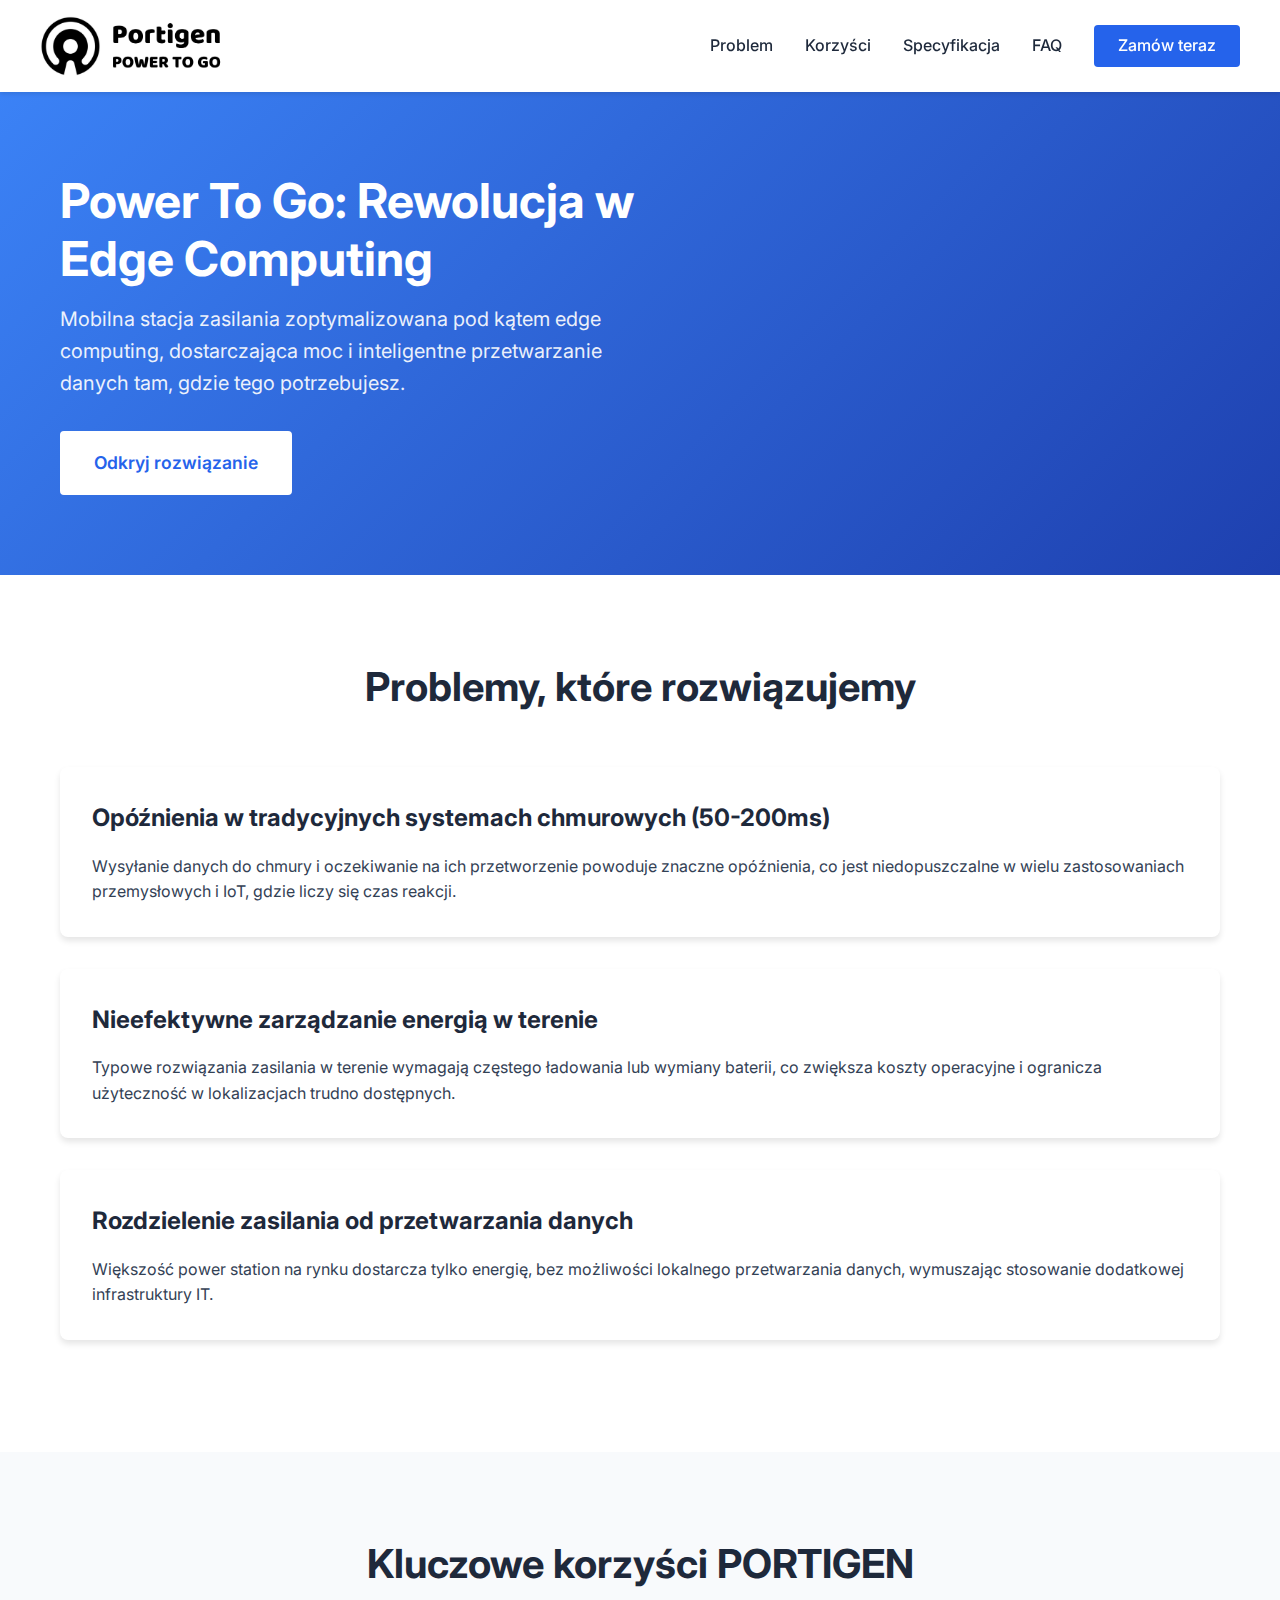
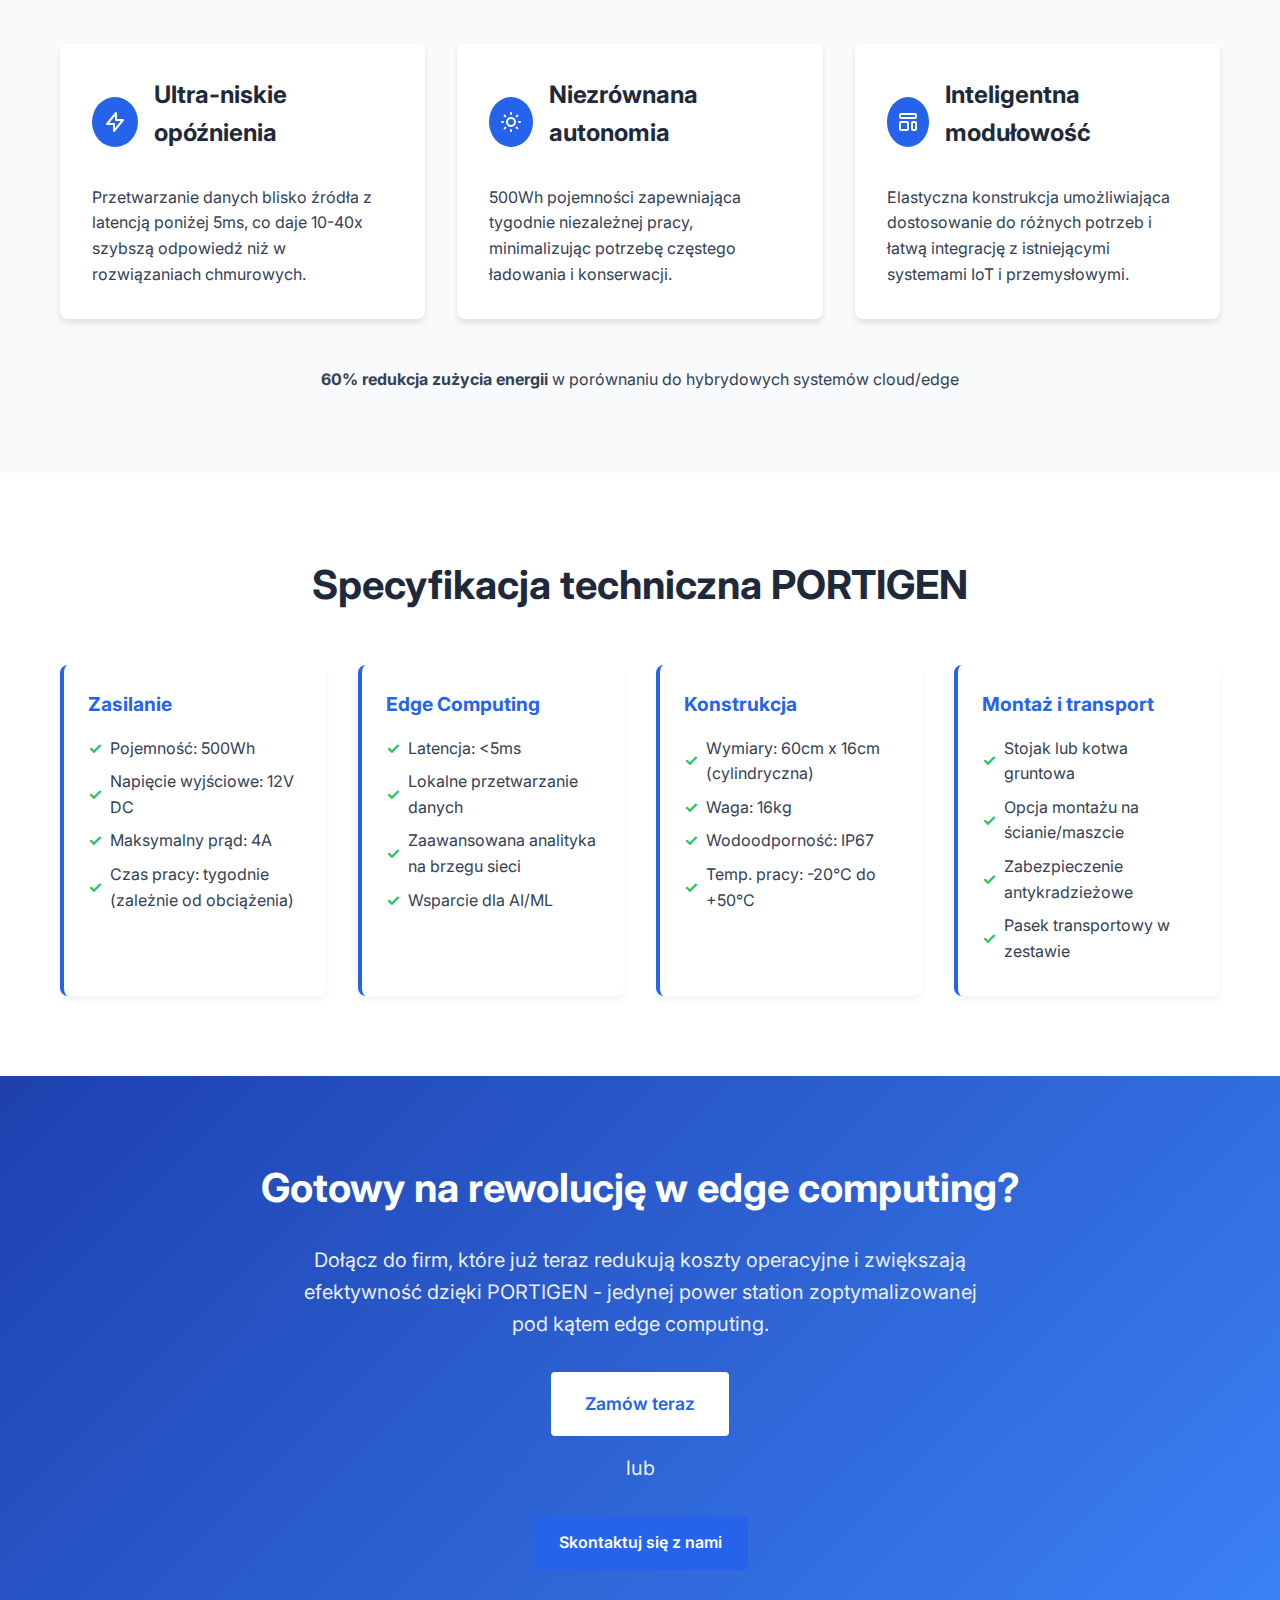
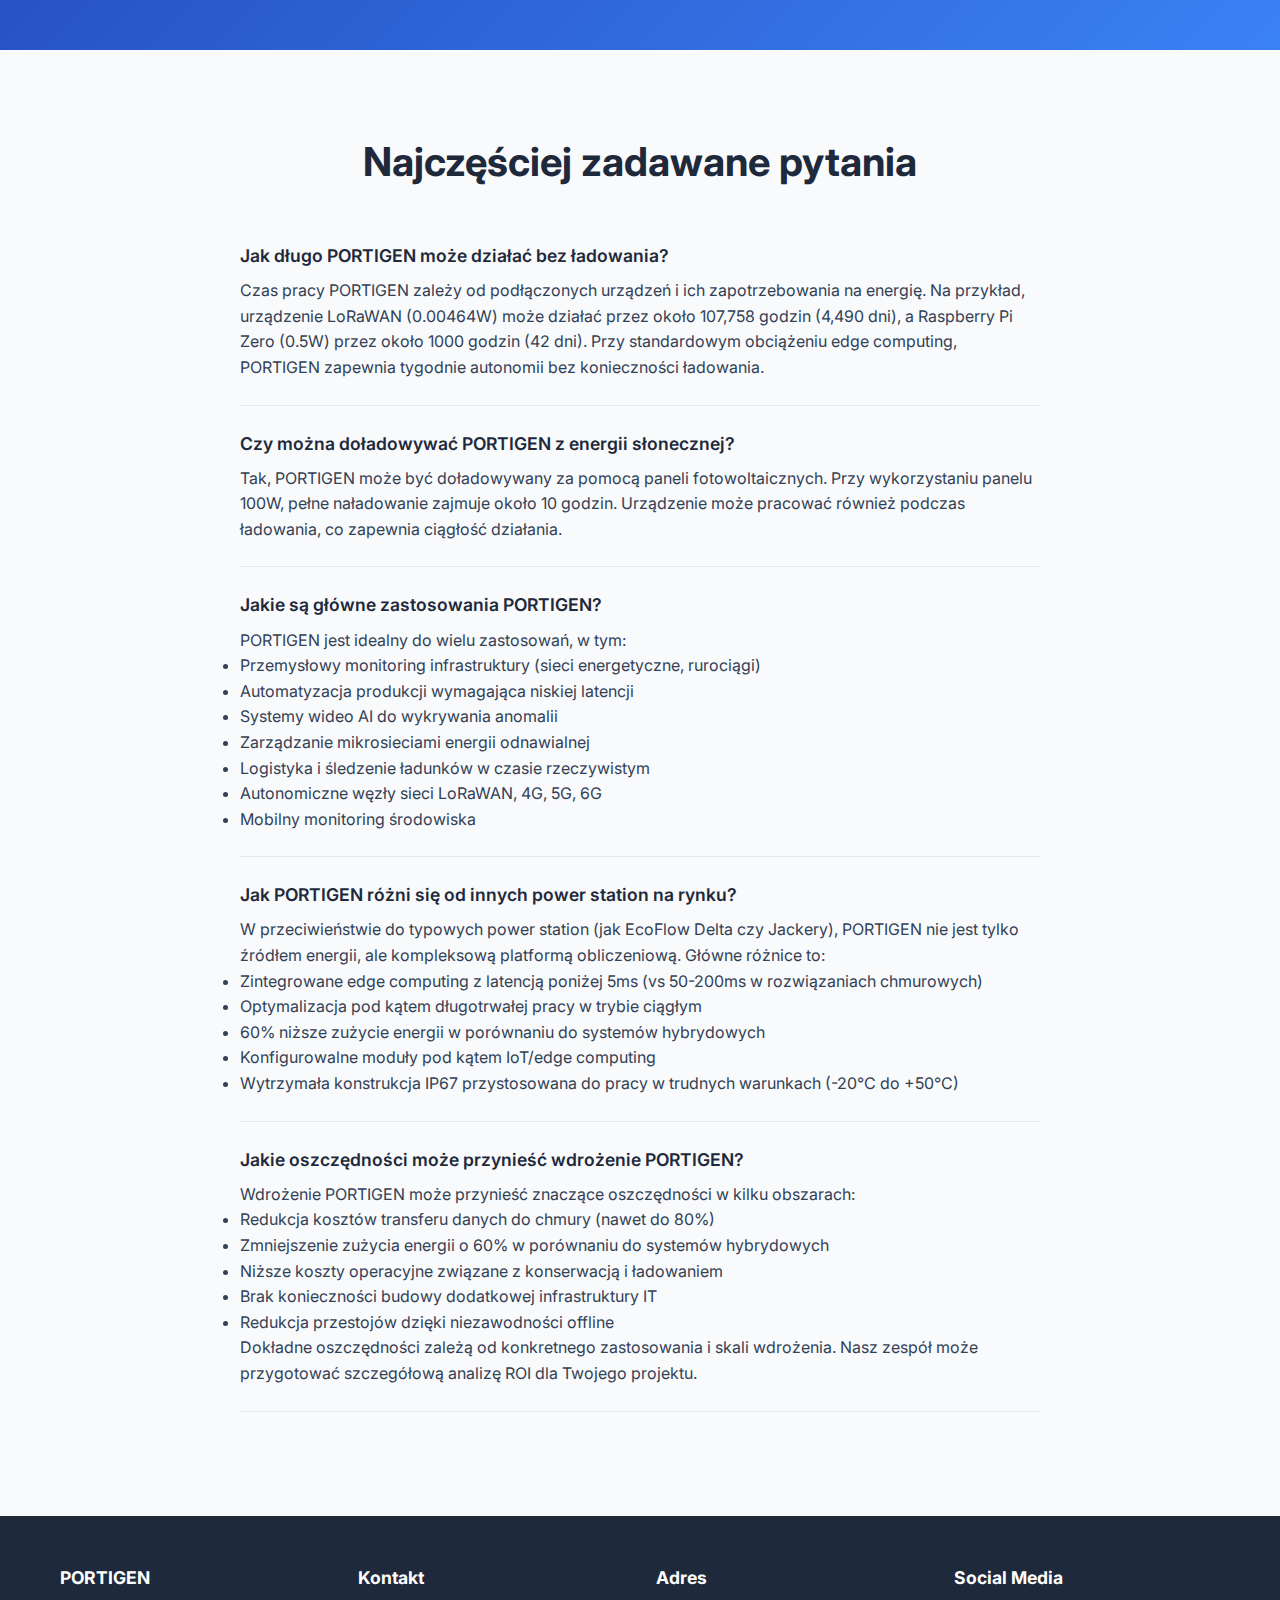
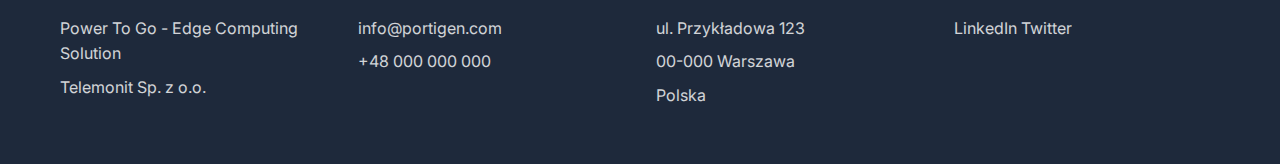
<file: index2.html>
<!DOCTYPE html>
<html lang="pl">
<head>
    <meta charset="UTF-8">
    <meta name="viewport" content="width=device-width, initial-scale=1.0">
    <title>PORTIGEN - Mobilne rozwiązanie Edge Computing</title>
    <link href="https://fonts.googleapis.com/css2?family=Inter:wght@400;500;600;700&display=swap" rel="stylesheet">
    <style>
        :root {
            --primary: #2563eb;
            --primary-dark: #1d4ed8;
            --secondary: #f8fafc;
            --dark: #1e293b;
            --accent: #3b82f6;
            --text: #334155;
            --success: #22c55e;
        }
        
        * {
            margin: 0;
            padding: 0;
            box-sizing: border-box;
        }
        
        body {
            font-family: 'Inter', sans-serif;
            color: var(--text);
            line-height: 1.6;
        }
        
        .container {
            width: 100%;
            max-width: 1200px;
            margin: 0 auto;
            padding: 0 20px;
        }
        
        /* Header & Navigation */
        .header {
            background-color: white;
            box-shadow: 0 2px 4px rgba(0,0,0,0.1);
            position: sticky;
            top: 0;
            z-index: 100;
        }
        
        .nav-container {
            display: flex;
            justify-content: space-between;
            align-items: center;
            padding: 1rem 0;
        }
        
        .nav-logo {
            display: flex;
            align-items: center;
            text-decoration: none;
        }
        
        .nav-menu {
            display: flex;
            gap: 2rem;
            align-items: center;
        }
        
        .nav-link {
            text-decoration: none;
            color: var(--dark);
            font-weight: 500;
            transition: color 0.3s;
        }
        
        .nav-link:hover {
            color: var(--primary);
        }
        
        .nav-cta {
            background-color: var(--primary);
            color: white;
            padding: 0.5rem 1.5rem;
            border-radius: 0.25rem;
            text-decoration: none;
            font-weight: 500;
            transition: background-color 0.3s;
        }
        
        .nav-cta:hover {
            background-color: var(--primary-dark);
        }
        
        /* Hero Section */
        .hero {
            background: linear-gradient(135deg, #3b82f6 0%, #1e40af 100%);
            color: white;
            padding: 5rem 0;
            position: relative;
            overflow: hidden;
        }
        
        .hero-content {
            max-width: 600px;
            position: relative;
            z-index: 2;
        }
        
        .hero h1 {
            font-size: 3rem;
            margin-bottom: 1rem;
            line-height: 1.2;
        }
        
        .hero p {
            font-size: 1.25rem;
            margin-bottom: 2rem;
            opacity: 0.9;
        }
        
        .btn {
            display: inline-block;
            padding: 0.75rem 1.5rem;
            border-radius: 0.25rem;
            text-decoration: none;
            font-weight: 600;
            text-align: center;
            transition: all 0.3s;
            cursor: pointer;
        }
        
        .btn-primary {
            background-color: white;
            color: var(--primary);
            border: 2px solid white;
        }
        
        .btn-primary:hover {
            background-color: transparent;
            color: white;
        }
        
        .btn-secondary {
            background-color: var(--primary);
            color: white;
            border: 2px solid var(--primary);
        }
        
        .btn-secondary:hover {
            background-color: var(--primary-dark);
            border-color: var(--primary-dark);
        }
        
        .btn-lg {
            padding: 1rem 2rem;
            font-size: 1.1rem;
        }
        
        /* Problem Section */
        .problem {
            padding: 5rem 0;
        }
        
        .section-title {
            text-align: center;
            font-size: 2.5rem;
            margin-bottom: 3rem;
            color: var(--dark);
        }
        
        .card {
            background-color: white;
            border-radius: 0.5rem;
            box-shadow: 0 4px 6px rgba(0,0,0,0.1);
            padding: 2rem;
            margin-bottom: 2rem;
        }
        
        .card h3 {
            margin-bottom: 1rem;
            font-size: 1.5rem;
            color: var(--dark);
        }
        
        /* Benefits Section */
        .benefits {
            background-color: var(--secondary);
            padding: 5rem 0;
        }
        
        .grid {
            display: grid;
            gap: 2rem;
        }
        
        .grid-cols-3 {
            grid-template-columns: repeat(auto-fit, minmax(300px, 1fr));
        }
        
        .icon-box {
            display: flex;
            align-items: center;
            margin-bottom: 1rem;
        }
        
        .icon {
            width: 50px;
            height: 50px;
            background-color: var(--primary);
            border-radius: 50%;
            display: flex;
            align-items: center;
            justify-content: center;
            margin-right: 1rem;
        }
        
        .icon svg {
            width: 24px;
            height: 24px;
            color: white;
        }
        
        /* Specifications Section */
        .specs {
            padding: 5rem 0;
        }
        
        .spec-grid {
            display: grid;
            grid-template-columns: repeat(auto-fit, minmax(250px, 1fr));
            gap: 2rem;
        }
        
        .spec-card {
            background-color: white;
            border-radius: 0.5rem;
            box-shadow: 0 4px 6px rgba(0,0,0,0.05);
            padding: 1.5rem;
            border-left: 4px solid var(--primary);
        }
        
        .spec-card h3 {
            color: var(--primary);
            margin-bottom: 1rem;
            font-size: 1.2rem;
        }
        
        .spec-card ul {
            list-style-type: none;
        }
        
        .spec-card li {
            margin-bottom: 0.5rem;
            display: flex;
            align-items: center;
        }
        
        .spec-card li:before {
            content: "✓";
            color: var(--success);
            margin-right: 0.5rem;
            font-weight: bold;
        }
        
        /* CTA Section */
        .cta {
            background: linear-gradient(135deg, #1e40af 0%, #3b82f6 100%);
            color: white;
            padding: 5rem 0;
            text-align: center;
        }
        
        .cta h2 {
            font-size: 2.5rem;
            margin-bottom: 1.5rem;
        }
        
        .cta p {
            font-size: 1.25rem;
            margin-bottom: 2rem;
            opacity: 0.9;
            max-width: 700px;
            margin-left: auto;
            margin-right: auto;
        }
        
        /* FAQ Section */
        .faq {
            padding: 5rem 0;
            background-color: var(--secondary);
        }
        
        .faq-container {
            max-width: 800px;
            margin: 0 auto;
        }
        
        .faq-item {
            margin-bottom: 1.5rem;
            border-bottom: 1px solid #e2e8f0;
            padding-bottom: 1.5rem;
        }
        
        .faq-question {
            font-weight: 600;
            font-size: 1.1rem;
            color: var(--dark);
            margin-bottom: 0.5rem;
            cursor: pointer;
            display: flex;
            justify-content: space-between;
            align-items: center;
        }
        
        .faq-answer {
            margin-top: 0.5rem;
        }
        
        /* Footer */
        .footer {
            background-color: var(--dark);
            color: white;
            padding: 3rem 0;
        }
        
        .footer-grid {
            display: grid;
            grid-template-columns: repeat(auto-fit, minmax(200px, 1fr));
            gap: 2rem;
        }
        
        .footer h4 {
            color: white;
            margin-bottom: 1.5rem;
            font-size: 1.1rem;
        }
        
        .footer p {
            opacity: 0.8;
            margin-bottom: 0.5rem;
        }
        
        .footer-link {
            color: white;
            opacity: 0.8;
            text-decoration: none;
            transition: opacity 0.3s;
        }
        
        .footer-link:hover {
            opacity: 1;
        }
        
        /* Utilities */
        .mb-2 {
            margin-bottom: 0.5rem;
        }
        
        .mb-4 {
            margin-bottom: 1rem;
        }
        
        .mb-8 {
            margin-bottom: 2rem;
        }
        
        .text-center {
            text-align: center;
        }
        
        .text-accent {
            color: var(--accent);
        }
        
        .mt-4 {
            margin-top: 1rem;
        }
        
        /* Responsiveness */
        @media (max-width: 768px) {
            .nav-menu {
                display: none;
            }
            
            .hero h1 {
                font-size: 2.5rem;
            }
            
            .section-title {
                font-size: 2rem;
            }
        }
    </style>
</head>
<body>
    <header class="header">
        <div class="container nav-container">
            <a href="#" class="nav-logo">
                <img src="portigen.png" alt="PORTIGEN Logo" height="60">
            </a>
            <div class="nav-menu">
                <a href="#problem" class="nav-link">Problem</a>
                <a href="#benefits" class="nav-link">Korzyści</a>
                <a href="#specs" class="nav-link">Specyfikacja</a>
                <a href="#faq" class="nav-link">FAQ</a>
                <a href="#cta" class="nav-cta">Zamów teraz</a>
            </div>
        </div>
    </header>

    <section class="hero">
        <div class="container">
            <div class="hero-content">
                <h1>Power To Go: Rewolucja w Edge Computing</h1>
                <p>Mobilna stacja zasilania zoptymalizowana pod kątem edge computing, dostarczająca moc i inteligentne przetwarzanie danych tam, gdzie tego potrzebujesz.</p>
                <a href="#cta" class="btn btn-primary btn-lg">Odkryj rozwiązanie</a>
            </div>
        </div>
    </section>

    <section id="problem" class="problem">
        <div class="container">
            <h2 class="section-title">Problemy, które rozwiązujemy</h2>
            
            <div class="card">
                <h3>Opóźnienia w tradycyjnych systemach chmurowych (50-200ms)</h3>
                <p>Wysyłanie danych do chmury i oczekiwanie na ich przetworzenie powoduje znaczne opóźnienia, co jest niedopuszczalne w wielu zastosowaniach przemysłowych i IoT, gdzie liczy się czas reakcji.</p>
            </div>
            
            <div class="card">
                <h3>Nieefektywne zarządzanie energią w terenie</h3>
                <p>Typowe rozwiązania zasilania w terenie wymagają częstego ładowania lub wymiany baterii, co zwiększa koszty operacyjne i ogranicza użyteczność w lokalizacjach trudno dostępnych.</p>
            </div>
            
            <div class="card">
                <h3>Rozdzielenie zasilania od przetwarzania danych</h3>
                <p>Większość power station na rynku dostarcza tylko energię, bez możliwości lokalnego przetwarzania danych, wymuszając stosowanie dodatkowej infrastruktury IT.</p>
            </div>
        </div>
    </section>

    <section id="benefits" class="benefits">
        <div class="container">
            <h2 class="section-title">Kluczowe korzyści PORTIGEN</h2>
            
            <div class="grid grid-cols-3">
                <div class="card">
                    <div class="icon-box">
                        <div class="icon">
                            <svg xmlns="http://www.w3.org/2000/svg" fill="none" viewBox="0 0 24 24" stroke="currentColor">
                                <path stroke-linecap="round" stroke-linejoin="round" stroke-width="2" d="M13 10V3L4 14h7v7l9-11h-7z" />
                            </svg>
                        </div>
                        <h3>Ultra-niskie opóźnienia</h3>
                    </div>
                    <p>Przetwarzanie danych blisko źródła z latencją poniżej 5ms, co daje 10-40x szybszą odpowiedź niż w rozwiązaniach chmurowych.</p>
                </div>
                
                <div class="card">
                    <div class="icon-box">
                        <div class="icon">
                            <svg xmlns="http://www.w3.org/2000/svg" fill="none" viewBox="0 0 24 24" stroke="currentColor">
                                <path stroke-linecap="round" stroke-linejoin="round" stroke-width="2" d="M12 3v1m0 16v1m9-9h-1M4 12H3m15.364 6.364l-.707-.707M6.343 6.343l-.707-.707m12.728 0l-.707.707M6.343 17.657l-.707.707M16 12a4 4 0 11-8 0 4 4 0 018 0z" />
                            </svg>
                        </div>
                        <h3>Niezrównana autonomia</h3>
                    </div>
                    <p>500Wh pojemności zapewniająca tygodnie niezależnej pracy, minimalizując potrzebę częstego ładowania i konserwacji.</p>
                </div>
                
                <div class="card">
                    <div class="icon-box">
                        <div class="icon">
                            <svg xmlns="http://www.w3.org/2000/svg" fill="none" viewBox="0 0 24 24" stroke="currentColor">
                                <path stroke-linecap="round" stroke-linejoin="round" stroke-width="2" d="M4 5a1 1 0 011-1h14a1 1 0 011 1v2a1 1 0 01-1 1H5a1 1 0 01-1-1V5zM4 13a1 1 0 011-1h6a1 1 0 011 1v6a1 1 0 01-1 1H5a1 1 0 01-1-1v-6zM16 13a1 1 0 011-1h2a1 1 0 011 1v6a1 1 0 01-1 1h-2a1 1 0 01-1-1v-6z" />
                            </svg>
                        </div>
                        <h3>Inteligentna modułowość</h3>
                    </div>
                    <p>Elastyczna konstrukcja umożliwiająca dostosowanie do różnych potrzeb i łatwą integrację z istniejącymi systemami IoT i przemysłowymi.</p>
                </div>
            </div>
            
            <div class="text-center mt-4">
                <p><strong>60% redukcja zużycia energii</strong> w porównaniu do hybrydowych systemów cloud/edge</p>
            </div>
        </div>
    </section>

    <section id="specs" class="specs">
        <div class="container">
            <h2 class="section-title">Specyfikacja techniczna PORTIGEN</h2>
            
            <div class="spec-grid">
                <div class="spec-card">
                    <h3>Zasilanie</h3>
                    <ul>
                        <li>Pojemność: 500Wh</li>
                        <li>Napięcie wyjściowe: 12V DC</li>
                        <li>Maksymalny prąd: 4A</li>
                        <li>Czas pracy: tygodnie (zależnie od obciążenia)</li>
                    </ul>
                </div>
                
                <div class="spec-card">
                    <h3>Edge Computing</h3>
                    <ul>
                        <li>Latencja: <5ms</li>
                        <li>Lokalne przetwarzanie danych</li>
                        <li>Zaawansowana analityka na brzegu sieci</li>
                        <li>Wsparcie dla AI/ML</li>
                    </ul>
                </div>
                
                <div class="spec-card">
                    <h3>Konstrukcja</h3>
                    <ul>
                        <li>Wymiary: 60cm x 16cm (cylindryczna)</li>
                        <li>Waga: 16kg</li>
                        <li>Wodoodporność: IP67</li>
                        <li>Temp. pracy: -20°C do +50°C</li>
                    </ul>
                </div>
                
                <div class="spec-card">
                    <h3>Montaż i transport</h3>
                    <ul>
                        <li>Stojak lub kotwa gruntowa</li>
                        <li>Opcja montażu na ścianie/maszcie</li>
                        <li>Zabezpieczenie antykradzieżowe</li>
                        <li>Pasek transportowy w zestawie</li>
                    </ul>
                </div>
            </div>
        </div>
    </section>

    <section id="cta" class="cta">
        <div class="container">
            <h2>Gotowy na rewolucję w edge computing?</h2>
            <p>Dołącz do firm, które już teraz redukują koszty operacyjne i zwiększają efektywność dzięki PORTIGEN - jedynej power station zoptymalizowanej pod kątem edge computing.</p>
            <a href="#" class="btn btn-primary btn-lg">Zamów teraz</a>
            <p class="mb-2 mt-4">lub</p>
            <a href="#" class="btn btn-secondary">Skontaktuj się z nami</a>
        </div>
    </section>

    <section id="faq" class="faq">
        <div class="container">
            <h2 class="section-title">Najczęściej zadawane pytania</h2>
            
            <div class="faq-container">
                <div class="faq-item">
                    <div class="faq-question">Jak długo PORTIGEN może działać bez ładowania?</div>
                    <div class="faq-answer">
                        <p>Czas pracy PORTIGEN zależy od podłączonych urządzeń i ich zapotrzebowania na energię. Na przykład, urządzenie LoRaWAN (0.00464W) może działać przez około 107,758 godzin (4,490 dni), a Raspberry Pi Zero (0.5W) przez około 1000 godzin (42 dni). Przy standardowym obciążeniu edge computing, PORTIGEN zapewnia tygodnie autonomii bez konieczności ładowania.</p>
                    </div>
                </div>
                
                <div class="faq-item">
                    <div class="faq-question">Czy można doładowywać PORTIGEN z energii słonecznej?</div>
                    <div class="faq-answer">
                        <p>Tak, PORTIGEN może być doładowywany za pomocą paneli fotowoltaicznych. Przy wykorzystaniu panelu 100W, pełne naładowanie zajmuje około 10 godzin. Urządzenie może pracować również podczas ładowania, co zapewnia ciągłość działania.</p>
                    </div>
                </div>
                
                <div class="faq-item">
                    <div class="faq-question">Jakie są główne zastosowania PORTIGEN?</div>
                    <div class="faq-answer">
                        <p>PORTIGEN jest idealny do wielu zastosowań, w tym:</p>
                        <ul>
                            <li>Przemysłowy monitoring infrastruktury (sieci energetyczne, rurociągi)</li>
                            <li>Automatyzacja produkcji wymagająca niskiej latencji</li>
                            <li>Systemy wideo AI do wykrywania anomalii</li>
                            <li>Zarządzanie mikrosieciami energii odnawialnej</li>
                            <li>Logistyka i śledzenie ładunków w czasie rzeczywistym</li>
                            <li>Autonomiczne węzły sieci LoRaWAN, 4G, 5G, 6G</li>
                            <li>Mobilny monitoring środowiska</li>
                        </ul>
                    </div>
                </div>
                
                <div class="faq-item">
                    <div class="faq-question">Jak PORTIGEN różni się od innych power station na rynku?</div>
                    <div class="faq-answer">
                        <p>W przeciwieństwie do typowych power station (jak EcoFlow Delta czy Jackery), PORTIGEN nie jest tylko źródłem energii, ale kompleksową platformą obliczeniową. Główne różnice to:</p>
                        <ul>
                            <li>Zintegrowane edge computing z latencją poniżej 5ms (vs 50-200ms w rozwiązaniach chmurowych)</li>
                            <li>Optymalizacja pod kątem długotrwałej pracy w trybie ciągłym</li>
                            <li>60% niższe zużycie energii w porównaniu do systemów hybrydowych</li>
                            <li>Konfigurowalne moduły pod kątem IoT/edge computing</li>
                            <li>Wytrzymała konstrukcja IP67 przystosowana do pracy w trudnych warunkach (-20°C do +50°C)</li>
                        </ul>
                    </div>
                </div>
                
                <div class="faq-item">
                    <div class="faq-question">Jakie oszczędności może przynieść wdrożenie PORTIGEN?</div>
                    <div class="faq-answer">
                        <p>Wdrożenie PORTIGEN może przynieść znaczące oszczędności w kilku obszarach:</p>
                        <ul>
                            <li>Redukcja kosztów transferu danych do chmury (nawet do 80%)</li>
                            <li>Zmniejszenie zużycia energii o 60% w porównaniu do systemów hybrydowych</li>
                            <li>Niższe koszty operacyjne związane z konserwacją i ładowaniem</li>
                            <li>Brak konieczności budowy dodatkowej infrastruktury IT</li>
                            <li>Redukcja przestojów dzięki niezawodności offline</li>
                        </ul>
                        <p>Dokładne oszczędności zależą od konkretnego zastosowania i skali wdrożenia. Nasz zespół może przygotować szczegółową analizę ROI dla Twojego projektu.</p>
                    </div>
                </div>
            </div>
        </div>
    </section>

    <footer class="footer">
        <div class="container">
            <div class="footer-grid">
                <div>
                    <h4>PORTIGEN</h4>
                    <p>Power To Go - Edge Computing Solution</p>
                    <p>Telemonit Sp. z o.o.</p>
                </div>
                <div>
                    <h4>Kontakt</h4>
                    <p>info@portigen.com</p>
                    <p>+48 000 000 000</p>
                </div>
                <div>
                    <h4>Adres</h4>
                    <p>ul. Przykładowa 123</p>
                    <p>00-000 Warszawa</p>
                    <p>Polska</p>
                </div>
                <div>
                    <h4>Social Media</h4>
                    <div class="mb-4">
                        <a href="#" class="footer-link mr-4">LinkedIn</a>
                        <a href="#" class="footer-link">Twitter</a>
                    </div>
                </div>
            </div>
        </div>
    </footer>

    <script>
        // Simple FAQ toggle
        document.addEventListener('DOMContentLoaded', function() {
            const questions = document.querySelectorAll('.faq-question');
            
            questions.forEach(question => {
                question.addEventListener('click', function() {
                    const answer = this.nextElementSibling;
                    answer.style.display = answer.style.display === 'none' ? 'block' : 'none';
                });
            });
        });
    </script>
</body>
</html>
</file>
<file: css/styles.css>
/* Base styles and reset */
:root {
    --primary: #2c2c2c;
    --primary-light: #404040;
    --primary-dark: #1a1a1a;
    --secondary: #f5f5f5;
    --text-primary: #333333;
    --text-secondary: #666666;
    --white: #ffffff;
    --accent: #808080;
    --border: #e0e0e0;
    --hover: #d4d4d4;
}

* {
    margin: 0;
    padding: 0;
    box-sizing: border-box;
}

body {
    font-family: 'Inter', -apple-system, BlinkMacSystemFont, 'Segoe UI', Roboto, Oxygen, Ubuntu, Cantarell, sans-serif;
    line-height: 1.6;
    color: var(--text-primary);
    overflow-x: hidden;
    background-color: var(--secondary);
}

/* Layout */
.container {
    width: 100%;
    max-width: 1280px;
    margin: 0 auto;
    padding: 0 1rem;
}

.grid {
    display: grid;
    gap: 2rem;
}

@media (min-width: 768px) {
    .grid-cols-2 {
        grid-template-columns: repeat(2, 1fr);
    }
    
    .grid-cols-3 {
        grid-template-columns: repeat(3, 1fr);
    }
}

/* Navigation */
.nav {
    background: linear-gradient(to right, var(--primary-dark), var(--primary));
    padding: 1rem 0;
    position: fixed;
    width: 100%;
    top: 0;
    z-index: 1000;
    box-shadow: 0 2px 10px rgba(0, 0, 0, 0.1);
}

.nav-container {
    display: flex;
    justify-content: space-between;
    align-items: center;
}

.nav-logo {
    font-size: 1.5rem;
    font-weight: bold;
    color: var(--white);
    text-decoration: none;
    display: flex;
    align-items: center;
    gap: 1rem;
}

.nav-logo img {
    
    object-fit: contain;
    vertical-align: middle;
}

.nav-menu {
    display: flex;
    gap: 2rem;
    align-items: center;
}

.nav-link {
    color: var(--white);
    text-decoration: none;
    transition: color 0.3s ease;
}

.nav-link:hover {
    color: var(--hover);
}

.nav-cta {
    background-color: var(--white);
    color: var(--primary);
    padding: 0.5rem 1.5rem;
    border-radius: 0.5rem;
    font-weight: 600;
    transition: all 0.3s ease;
}

.nav-cta:hover {
    background-color: var(--hover);
    transform: translateY(-2px);
}

/* Hero Section */
.hero {
    background: var(--primary);
    padding: 8rem 0 4rem;
    color: var(--white);
    position: relative;
    overflow: hidden;
}

.hero::after {
    content: '';
    position: absolute;
    width: 100%;
    height: 100%;
    top: 0;
    left: 0;
    background: linear-gradient(45deg, rgba(26, 26, 26, 0.8), rgba(64, 64, 64, 0.8));
    z-index: 1;
}

.hero-content {
    position: relative;
    z-index: 2;
    text-align: center;
    max-width: 800px;
    margin: 0 auto;
}

/* Cards and Features */
.card {
    background: var(--white);
    border-radius: 1rem;
    padding: 2rem;
    box-shadow: 0 4px 6px rgba(0, 0, 0, 0.08);
    transition: transform 0.3s ease, box-shadow 0.3s ease;
    border: 1px solid var(--border);
}

.card:hover {
    transform: translateY(-5px);
    box-shadow: 0 8px 12px rgba(0, 0, 0, 0.12);
}

.feature-icon {
    width: 48px;
    height: 48px;
    margin-bottom: 1rem;
    filter: grayscale(100%);
}

/* Table Styles */
.table-container {
    overflow-x: auto;
    margin: 2rem 0;
    border-radius: 0.5rem;
    box-shadow: 0 4px 6px rgba(0, 0, 0, 0.08);
}

.comparison-table {
    width: 100%;
    border-collapse: separate;
    border-spacing: 0;
    background: var(--white);
}

.comparison-table th,
.comparison-table td {
    padding: 1rem;
    text-align: left;
    border-bottom: 1px solid var(--border);
}

.comparison-table th {
    background: var(--primary);
    color: var(--white);
}

.comparison-table tr:hover {
    background-color: var(--secondary);
}

/* Form Styles */
.contact-form {
    max-width: 600px;
    margin: 0 auto;
}

.form-input,
.form-textarea {
    width: 100%;
    padding: 0.75rem;
    margin-bottom: 1rem;
    border: 2px solid var(--border);
    border-radius: 0.5rem;
    transition: border-color 0.3s ease;
    background-color: var(--white);
}

.form-input:focus,
.form-textarea:focus {
    outline: none;
    border-color: var(--accent);
}

.form-textarea {
    min-height: 150px;
    resize: vertical;
}

/* Buttons */
.btn {
    display: inline-block;
    padding: 0.75rem 1.5rem;
    border-radius: 0.5rem;
    font-weight: 600;
    text-decoration: none;
    transition: all 0.3s ease;
    cursor: pointer;
    border: none;
}

.btn-primary {
    background: var(--primary);
    color: var(--white);
}

.btn-primary:hover {
    background: var(--primary-light);
    transform: translateY(-2px);
}

/* Footer */
.footer {
    background: var(--primary-dark);
    color: var(--white);
    padding: 4rem 0;
}

.footer-grid {
    display: grid;
    gap: 2rem;
    grid-template-columns: repeat(auto-fit, minmax(250px, 1fr));
}

.footer-link {
    color: var(--white);
    text-decoration: none;
    transition: color 0.3s ease;
}

.footer-link:hover {
    color: var(--hover);
}

/* Animations */
@keyframes fadeIn {
    from {
        opacity: 0;
        transform: translateY(20px);
    }
    to {
        opacity: 1;
        transform: translateY(0);
    }
}

.fade-in {
    animation: fadeIn 1s ease forwards;
}

/* Responsive Design */
@media (max-width: 768px) {
    .nav-menu {
        display: none;
    }
    
    .hero {
        padding: 6rem 0 3rem;
    }
    
    .grid {
        grid-template-columns: 1fr;
    }
    
    .card {
        margin-bottom: 1rem;
    }
}

/* Utility Classes */
.text-center { text-align: center; }
.mb-2 { margin-bottom: 0.5rem; }
.mb-4 { margin-bottom: 1rem; }
.mb-8 { margin-bottom: 2rem; }
.mt-4 { margin-top: 1rem; }
.py-4 { padding-top: 1rem; padding-bottom: 1rem; }
.py-8 { padding-top: 2rem; padding-bottom: 2rem; }
.py-16 { padding-top: 4rem; padding-bottom: 4rem; }


table {
    width: 100%;
    border-collapse: collapse;
    margin: 20px 0;
}

th, td {
    padding: 12px;
    border: 1px solid #ddd;
    text-align: left;
}

th {
    background-color: #f5f5f5;
}

.feature-list {
    padding-left: 20px;
}

hr {
    margin: 30px 0;
    border: none;
    border-top: 1px solid #eee;
}

.citations {
    font-size: 0.9em;
    color: #666;
}

h2, h3 {
    color: #2c2c2c;
    margin-top: 30px;
}

strong {
    font-weight: 600;
}

ul, ol {
    list-style: none;    
    margin: 0;
    padding: 10px;
}

ul li, ol li {    
    padding: 10px;
}
</file>
